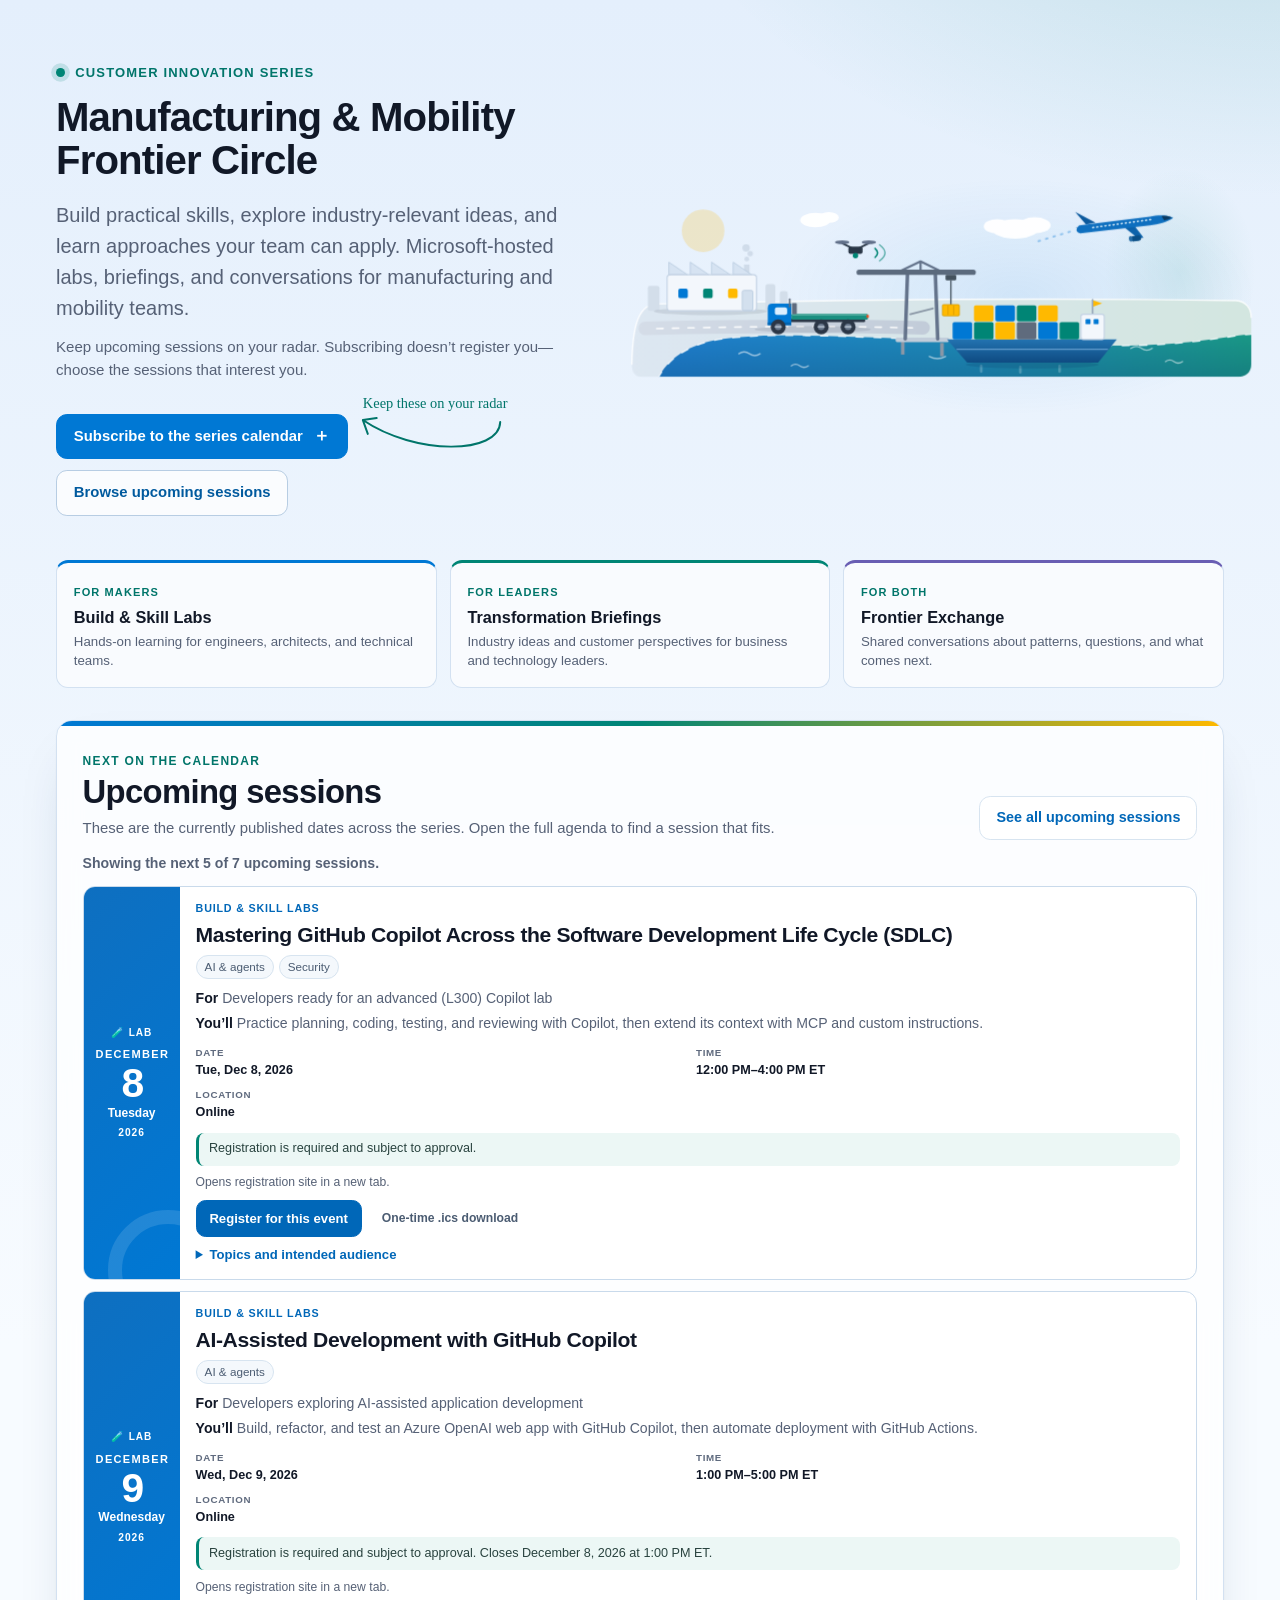
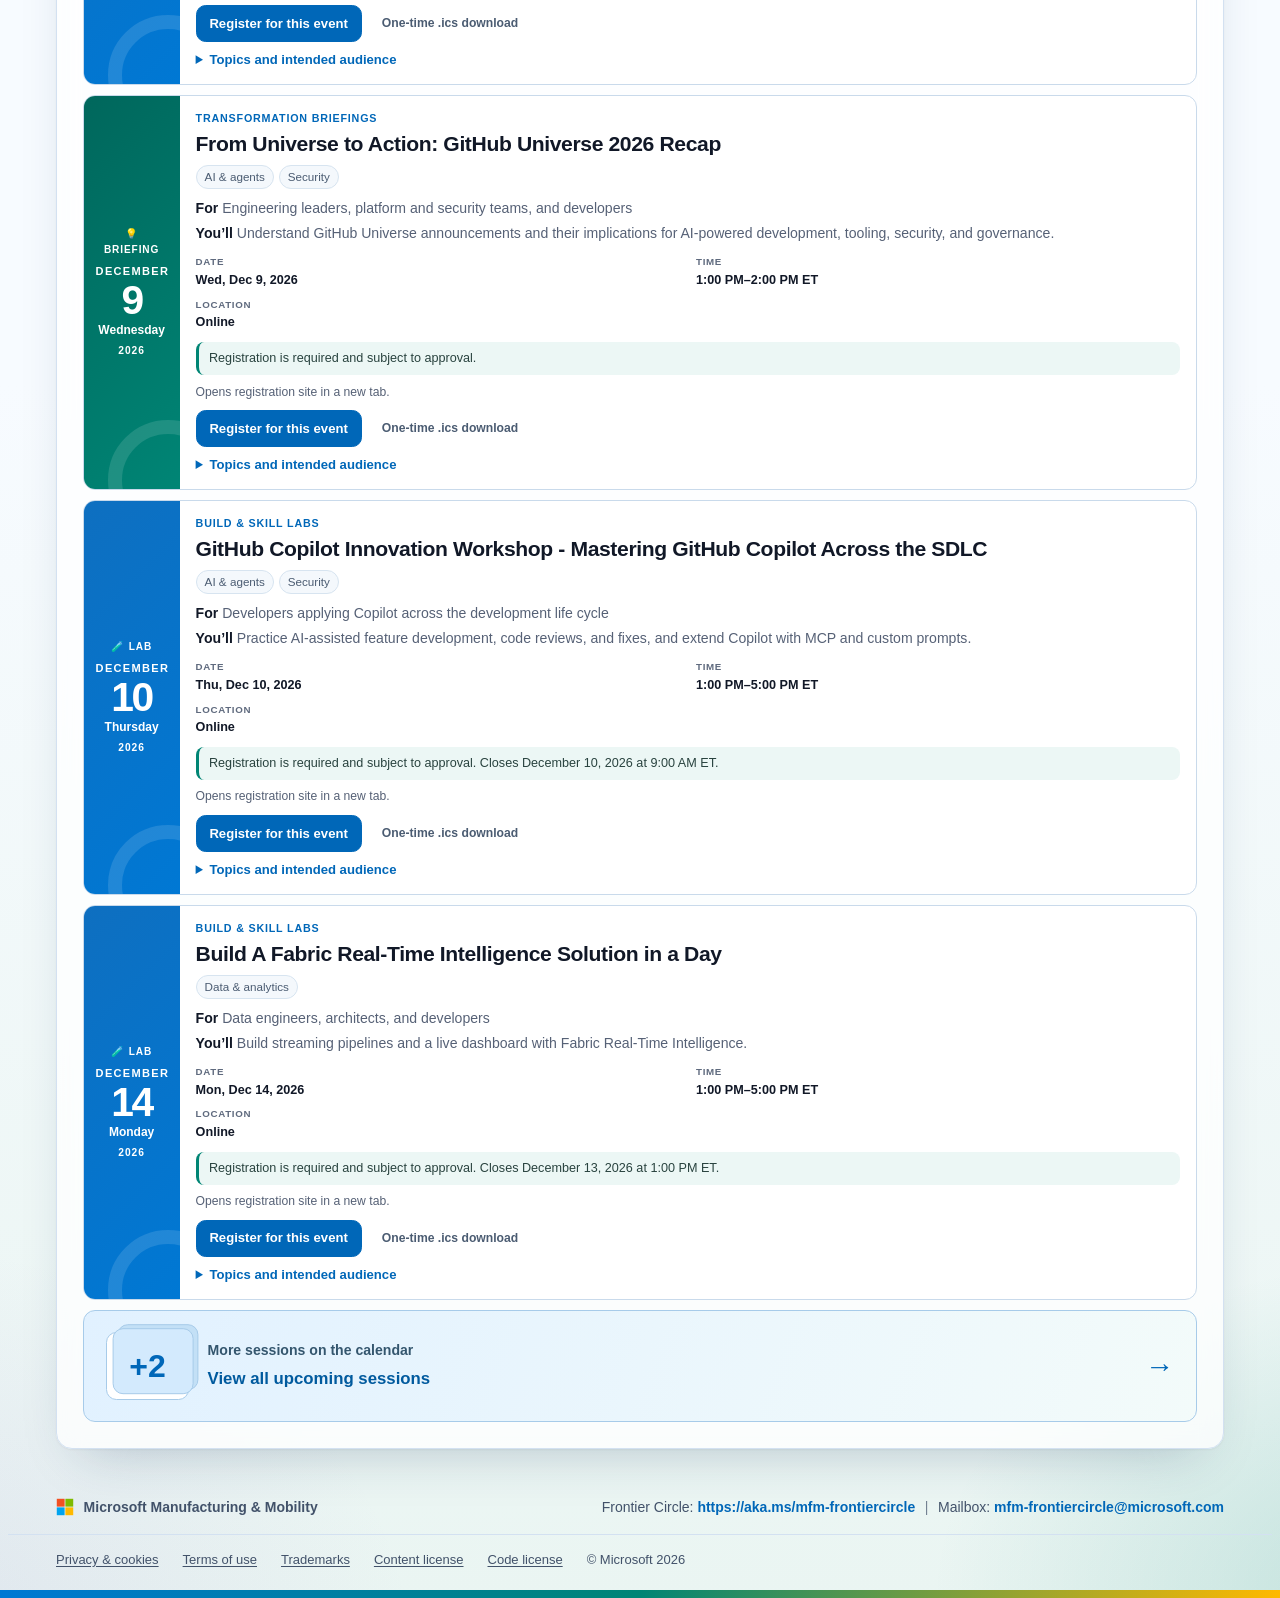
<file: index.html>
<!doctype html>
<!-- Code: MIT (LICENSE-CODE). Page copy and original illustration: CC BY 4.0 (LICENSE). Microsoft trademarks are excluded. -->
<html lang="en" class="no-js">
<head>
  <meta charset="utf-8">
  <meta name="viewport" content="width=device-width, initial-scale=1">
  <title>Manufacturing &amp; Mobility Frontier Circle | Microsoft</title>
  <meta name="description" content="Build practical skills, explore industry-relevant ideas, and learn approaches your team can apply. Microsoft-hosted labs, briefings, and conversations for manufacturing and mobility teams.">
  <meta name="color-scheme" content="light">
  <meta name="theme-color" content="#e6f0fc">
  <link rel="canonical" href="https://microsoft.github.io/mfm-frontiercircle/">
  <meta property="og:type" content="website">
  <meta property="og:site_name" content="Microsoft Manufacturing &amp; Mobility">
  <meta property="og:title" content="Manufacturing &amp; Mobility Frontier Circle">
  <meta property="og:description" content="Build practical skills, explore industry-relevant ideas, and learn approaches your team can apply. Microsoft-hosted labs, briefings, and conversations for manufacturing and mobility teams.">
  <meta property="og:url" content="https://microsoft.github.io/mfm-frontiercircle/">
  <meta name="twitter:card" content="summary">
  <link rel="icon" href="data:image/svg+xml,%3Csvg xmlns='http://www.w3.org/2000/svg' viewBox='0 0 32 32'%3E%3Ccircle cx='16' cy='16' r='15' fill='%23008575' fill-opacity='.18'/%3E%3Ccircle cx='16' cy='16' r='8' fill='%23008575'/%3E%3C/svg%3E">
  <script>
    (() => {
      const root = document.documentElement;
      root.classList.replace('no-js', 'js');
      if (!window.matchMedia('(prefers-reduced-motion: reduce)').matches && 'IntersectionObserver' in window) {
        root.classList.add('motion');
      }
    })();
  </script>
  <script>
    (() => {
      const projectId = 'z4t5ly03h4';
      const localHosts = new Set(['localhost', '127.0.0.1', '::1']);
      const isProduction = window.location.protocol === 'https:' && !localHosts.has(window.location.hostname);
      if (!isProduction) return;

      window.clarity = window.clarity || function () {
        (window.clarity.q = window.clarity.q || []).push(arguments);
      };

      window.clarity('consentv2', {
        ad_Storage: 'denied',
        analytics_Storage: 'denied'
      });

      const script = document.createElement('script');
      script.type = 'text/javascript';
      script.async = true;
      script.src = `https://www.clarity.ms/tag/${projectId}`;
      script.dataset.clarityProject = projectId;
      const firstScript = document.getElementsByTagName('script')[0];
      firstScript.parentNode.insertBefore(script, firstScript);
    })();
  </script>
  <style>
    :root {
      color-scheme: light;

      --brand-blue: #0078d4;
      --brand-teal: #008575;
      --brand-yellow: #ffb900;
      --ms-red: #f25022;
      --ms-green: #7fba00;
      --ms-blue: #00a4ef;
      --ms-yellow: #ffb900;

      --grad-sky: #e4effc;
      --grad-mist: #f7fbff;
      --grad-shore: #eaf5f2;
      --grad-glow-blue: rgba(0, 120, 212, 0.18);
      --grad-glow-teal: rgba(0, 133, 117, 0.18);
      --grad-glow-violet: rgba(120, 89, 198, 0.11);

      --art-surface: rgba(255, 255, 255, 0.9);
      --art-surface-strong: #ffffff;
      --art-border: #d3e1f1;
      --art-text: #111827;
      --art-text-strong: #12345a;
      --art-text-muted: #566176;
      --art-text-soft: #5f6a7e;
      --art-text-code: #39475b;
      --art-accent: #0078d4;
      --art-accent-text: #0067b8;
      --art-positive: #007e72;
      --art-focus: #0f6cbd;
      --art-shadow: 0 1px 2px rgba(23, 32, 51, 0.05), 0 24px 52px -26px rgba(23, 52, 90, 0.28);
      --art-shadow-hover: 0 2px 4px rgba(23, 32, 51, 0.05), 0 18px 34px -16px rgba(0, 92, 170, 0.32);
      --art-glow-blue: rgba(0, 120, 212, 0.10);
      --art-glow-teal: rgba(0, 133, 117, 0.10);

      --eyebrow: #00756a;
      --eyebrow-halo: rgba(0, 133, 117, 0.16);
      --step-bg: linear-gradient(90deg, #f8fbff, #eef5ff);
      --step-border: #c6dbf4;
      --step-pref-bg: linear-gradient(90deg, #ebf4ff, #e1eeff);
      --step-pref-border: #aaccec;
      --tile-bg: #e1f0ff;
      --tile-fg: #0067b8;
      --tile-pref-bg: #0078d4;
      --tile-pref-fg: #ffffff;
      --badge-bg: #007e72;
      --badge-fg: #ffffff;
      --code-bg: #f4f7fb;
      --code-border: #d6e1ee;
      --copy-bg: #ffffff;
      --copy-hover-bg: #eef5ff;
      --toggle-bg: rgba(255, 255, 255, 0.92);
      --toggle-border: #b4c6db;
      --toggle-fg: #12345a;
      --callout-bg: #ecf7f5;
      --callout-border: #008574;
      --callout-text: #29433f;
      --lane-bg: #fafdff;
      --lane-border: #dae7f4;
      --lane-title: #172033;
      --lane-fg: #ffffff;
      --lane-build: linear-gradient(135deg, #0e6fc0, #0078d4);
      --lane-transform: linear-gradient(135deg, #00675c, #008575);
      --lane-exchange: linear-gradient(135deg, #5458a5, #7859c6);
      --event-board-bg: rgba(255, 255, 255, 0.76);
      --event-board-rule: #c9daeb;
      --event-meta-bg: #f4f8fc;
      --event-meta-border: #d7e4f0;
      --event-button-bg: #0067b8;
      --event-button-hover: #005a9e;
      --event-secondary-bg: #ffffff;
      --event-secondary-hover: #edf5fc;
      --event-lab: var(--lane-build);
      --event-briefing: var(--lane-transform);
      --event-exchange: var(--lane-exchange);
      --footer-text: #42526a;
      --bar: linear-gradient(90deg, #0078d4, #008575 50%, #ffb900);

      --il-sun: #ffb900;
      --il-sun-o: 0.2;
      --il-cloud: #ffffff;
      --il-cloud-o: 0.95;
      --il-bldg: #d3deea;
      --il-land-1: #dde7f2;
      --il-land-2: #d3e6e0;
      --il-land-rim: #ffffff;
      --il-road-1: #d5dde8;
      --il-road-2: #c2ccd9;
      --il-dash: #ffffff;
      --il-shadow: #172033;
      --il-shadow-o: 0.1;
      --il-body: #f3f7fc;
      --il-body-edge: #c3d2e4;
      --il-roof: #d6e3f2;
      --il-roof-edge: #b9cbe0;
      --il-chimney: #cfdbe9;
      --il-smoke: #d0dcea;
      --il-door: #d3e0ee;
      --il-blue: #0078d4;
      --il-cab-shade: #0063b1;
      --il-teal: #008575;
      --il-teal-soft: #1a8f80;
      --il-deck-hi: #63b8aa;
      --il-tail: #f25022;
      --il-yellow: #ffb900;
      --il-yellow-edge: #d49900;
      --il-slate: #5f6b7d;
      --il-glass: #dbeeff;
      --il-wheel: #2b3646;
      --il-hub: #6b7a8f;
      --il-spoke: #c9d3df;
      --il-steel: #64738b;
      --il-steel-light: #8a97a6;
      --il-steel-dark: #5b6a7d;
      --il-trolley: #44525e;
      --il-pier: #c2cdda;
      --il-sea-1: #1f7fd0;
      --il-sea-2: #1e8cb5;
      --il-sea-3: #1a9a86;
      --il-sea-shade: #0b3f6e;
      --il-wave: #ffffff;
      --il-wake: #0b3f6e;
      --il-wake-o: 0.22;
      --il-hull-1: #2373b1;
      --il-hull-2: #0f4b82;
      --il-hull-stripe: #6aa3d4;
      --il-mast: #93a3b8;
      --il-drone: #293646;
      --il-rotor: #61708a;
      --il-signal: #008574;
      --il-plane: #0e6fbf;
      --il-plane-dark: #0c599d;
      --il-plane-wing: #0d62aa;
      --il-engine: #094e86;
      --il-intake: #296ea7;
      --il-cockpit: #0c3b62;
      --il-window: #d9edfa;
      --il-trail: #0078d4;
      --il-trail-o: 0.4;
    }

    *, *::before, *::after { box-sizing: border-box; }

    html {
      -webkit-text-size-adjust: 100%;
      text-size-adjust: 100%;
    }

    body {
      margin: 0;
      min-height: 100vh;
      display: flex;
      flex-direction: column;
      font-family: "Segoe UI", "Segoe UI Web (West European)", -apple-system, BlinkMacSystemFont, Roboto, "Helvetica Neue", Arial, sans-serif;
      font-size: 1rem;
      line-height: 1.55;
      color: var(--art-text);
      background-color: var(--grad-mist);
      background-image:
        radial-gradient(62rem 38rem at 100% -6%, var(--grad-glow-teal), transparent 64%),
        radial-gradient(56rem 34rem at 58% -12%, var(--grad-glow-blue), transparent 66%),
        radial-gradient(52rem 40rem at -10% 102%, var(--grad-glow-violet), transparent 66%),
        radial-gradient(48rem 34rem at 110% 100%, var(--grad-glow-teal), transparent 62%),
        linear-gradient(180deg, var(--grad-sky) 0%, var(--grad-mist) 42%, var(--grad-mist) 62%, var(--grad-shore) 100%);
      -webkit-font-smoothing: antialiased;
      -moz-osx-font-smoothing: grayscale;
    }

    main { flex: 1 0 auto; }

    a { color: var(--art-accent-text); text-underline-offset: 0.18em; }

    :focus-visible {
      outline: 3px solid var(--art-focus);
      outline-offset: 3px;
    }

    .sr-only {
      position: absolute !important;
      width: 1px;
      height: 1px;
      padding: 0;
      margin: -1px;
      overflow: hidden;
      clip: rect(0 0 0 0);
      clip-path: inset(50%);
      white-space: nowrap;
      border: 0;
    }

    .nowrap { white-space: nowrap; }

    .wrap {
      width: 100%;
      max-width: 79rem;
      margin-inline: auto;
      padding-inline: clamp(1.25rem, 4vw, 3rem);
    }

    /* Hero */
    .hero {
      display: grid;
      gap: clamp(1.5rem, 3vw, 2.5rem);
      align-items: center;
      padding-block: clamp(2rem, 5vw, 3.75rem) clamp(1.75rem, 3.5vw, 2.75rem);
    }

    .hero__text { container-type: inline-size; }

    .eyebrow {
      display: inline-flex;
      align-items: center;
      gap: 0.65rem;
      margin: 0 0 0.9rem;
      font-size: 0.8125rem;
      font-weight: 900;
      letter-spacing: 0.09em;
      text-transform: uppercase;
      color: var(--eyebrow);
    }

    .eyebrow__dot {
      width: 0.55rem;
      height: 0.55rem;
      flex: none;
      border-radius: 50%;
      background: var(--brand-teal);
      box-shadow: 0 0 0 0.3rem var(--eyebrow-halo);
    }

    .hero h1 {
      margin: 0;
      font-size: clamp(2rem, 1.2rem + 3.4vw, 3.4rem);
      font-weight: 700;
      line-height: 1.06;
      letter-spacing: -0.022em;
      color: var(--art-text);
    }

    @supports (font-size: 1cqi) {
      .hero h1 { font-size: clamp(2rem, 7.5cqi, 3.4rem); }
    }

    .hero h1 .line { display: block; }

    .lede {
      margin: 1.1rem 0 0;
      max-width: 40rem;
      font-size: clamp(1.0625rem, 1rem + 0.35vw, 1.25rem);
      line-height: 1.55;
      color: var(--art-text-muted);
      text-wrap: pretty;
    }

    .hero__art {
      position: relative;
      isolation: isolate;
      margin: 0;
    }

    .hero__art::before {
      content: "";
      position: absolute;
      inset: -14% 0 -18% 0;
      z-index: -1;
      pointer-events: none;
      background:
        radial-gradient(closest-side at 62% 52%, var(--art-glow-blue), transparent),
        radial-gradient(closest-side at 88% 42%, var(--art-glow-teal), transparent);
    }

    .art-toggle {
      position: absolute;
      top: 0.25rem;
      right: 0.25rem;
      display: grid;
      place-items: center;
      width: 2rem;
      height: 2rem;
      padding: 0;
      border: 1px solid var(--toggle-border);
      border-radius: 50%;
      background: var(--toggle-bg);
      color: var(--toggle-fg);
      cursor: pointer;
      opacity: 0;
      pointer-events: none;
      transition: opacity 0.2s ease;
    }

    .hero__art:hover .art-toggle,
    .hero__art.is-paused .art-toggle,
    .art-toggle:focus-visible {
      opacity: 1;
      pointer-events: auto;
    }

    .art-toggle[hidden] { display: none; }
    .art-toggle svg { width: 0.85rem; height: 0.85rem; }
    .art-toggle .icon-play { display: none; }
    .hero__art.is-paused .art-toggle .icon-pause { display: none; }
    .hero__art.is-paused .art-toggle .icon-play { display: block; }

    /* Harbor illustration */
    .harbor { display: block; width: 100%; height: auto; overflow: visible; }
    .il-sun { fill: var(--il-sun); opacity: var(--il-sun-o); }
    .il-cloud { fill: var(--il-cloud); opacity: var(--il-cloud-o); }
    .il-bldg { fill: var(--il-bldg); }
    .il-rim { fill: none; stroke: var(--il-land-rim); stroke-width: 1; stroke-linecap: round; opacity: 0.85; }
    .il-road { fill: none; stroke-width: 9.6; stroke-linecap: round; }
    .il-shadow { fill: var(--il-shadow); opacity: var(--il-shadow-o); }
    .il-wake { fill: var(--il-wake); opacity: var(--il-wake-o); }
    .il-body { fill: var(--il-body); stroke: var(--il-body-edge); stroke-width: 0.8; }
    .il-chassis { fill: var(--il-wheel); }
    .il-deck { fill: var(--il-teal-soft); }
    .il-deck-hi { fill: none; stroke: var(--il-deck-hi); stroke-width: 0.7; stroke-linecap: round; }
    .il-headboard { fill: var(--il-slate); }
    .il-tail { fill: var(--il-tail); }
    .il-roof { fill: var(--il-roof); stroke: var(--il-roof-edge); stroke-width: 0.6; stroke-linejoin: round; }
    .il-chimney { fill: var(--il-chimney); }
    .il-smoke { fill: var(--il-smoke); }
    .il-door { fill: var(--il-door); stroke: var(--il-roof-edge); stroke-width: 0.6; }
    .il-blue { fill: var(--il-blue); }
    .il-cab-shade { fill: var(--il-cab-shade); }
    .il-teal { fill: var(--il-teal); }
    .il-teal-soft { fill: var(--il-teal-soft); }
    .il-yellow { fill: var(--il-yellow); }
    .il-slate { fill: var(--il-slate); }
    .il-glass { fill: var(--il-glass); }
    .il-wheel { fill: var(--il-wheel); }
    .il-hub { fill: var(--il-hub); }
    .il-spoke { fill: none; stroke: var(--il-spoke); stroke-width: 0.9; stroke-linecap: round; }
    .il-dash { fill: none; stroke: var(--il-dash); stroke-width: 1.1; stroke-linecap: round; stroke-dasharray: 4.5 6.5; opacity: 0.9; }
    .il-shore { fill: none; stroke: var(--il-dash); stroke-width: 0.9; stroke-linecap: round; stroke-dasharray: 5 7.5; opacity: 0.85; }
    .il-wave { fill: none; stroke: var(--il-wave); stroke-width: 0.95; stroke-linecap: round; opacity: 0.55; }
    .il-reflect { fill: none; stroke: var(--il-wave); stroke-width: 1.9; stroke-linecap: round; opacity: 0.22; }
    .il-pier { fill: var(--il-pier); }
    .il-pier-leg { fill: var(--il-steel-light); }
    .il-crane-leg { fill: none; stroke: var(--il-steel); stroke-width: 2.5; stroke-linecap: round; }
    .il-crane-brace { fill: none; stroke: var(--il-steel-light); stroke-width: 1.25; stroke-linecap: round; }
    .il-crane-frame { fill: none; stroke: var(--il-steel); stroke-width: 1.55; stroke-linecap: round; stroke-linejoin: round; }
    .il-crane-beam { fill: var(--il-steel-dark); }
    .il-trolley { fill: var(--il-trolley); }
    .il-cable { fill: none; stroke: var(--il-trolley); stroke-width: 0.95; }
    .il-load { fill: var(--il-yellow); stroke: var(--il-yellow-edge); stroke-width: 0.5; }
    .il-load-rib { fill: none; stroke: var(--il-yellow-edge); stroke-width: 0.6; stroke-linecap: round; opacity: 0.85; }
    .il-cargo { opacity: 0; }
    .il-stripe { fill: none; stroke: var(--il-hull-stripe); stroke-width: 0.9; opacity: 0.9; }
    .il-mast { fill: none; stroke: var(--il-mast); stroke-width: 1.1; stroke-linecap: round; }
    .il-drone-body { fill: var(--il-drone); }
    .il-drone-arm { fill: none; stroke: var(--il-drone); stroke-width: 1.26; stroke-linecap: round; }
    .il-rotor { fill: var(--il-rotor); }
    .il-sensor { fill: var(--il-signal); }
    .il-signal { fill: none; stroke: var(--il-signal); stroke-linecap: round; }
    .il-signal--1 { stroke-width: 1.13; }
    .il-signal--2 { stroke-width: 1; opacity: 0.6; }
    .il-plane-body { fill: var(--il-plane); }
    .il-plane-fin { fill: var(--il-plane-dark); }
    .il-plane-wing { fill: var(--il-plane-wing); }
    .il-engine { fill: var(--il-engine); }
    .il-intake { fill: var(--il-intake); }
    .il-cockpit { fill: var(--il-cockpit); }
    .il-windows { fill: none; stroke: var(--il-window); stroke-width: 1.05; stroke-linecap: round; stroke-dasharray: 0.75 2.15; }
    .il-trail { fill: none; stroke: var(--il-trail); stroke-width: 1.25; stroke-linecap: round; stroke-dasharray: 1.25 4.25; opacity: var(--il-trail-o); }

    /* Upcoming events: a live departure board for the public schedule */
    .events {
      padding-bottom: clamp(1.75rem, 3.5vw, 2.75rem);
    }

    .events__shell {
      position: relative;
      overflow: hidden;
      padding: clamp(1.3rem, 1rem + 1.6vw, 2.25rem);
      background: var(--event-board-bg);
      border: 1px solid var(--art-border);
      border-radius: 1.25rem;
      box-shadow: var(--art-shadow);
      backdrop-filter: blur(12px);
    }

    .events__shell::before {
      content: "";
      position: absolute;
      inset: 0 0 auto;
      height: 0.32rem;
      background: var(--bar);
    }

    .events__head {
      display: grid;
      gap: 1rem;
      align-items: end;
      padding-top: 0.35rem;
    }

    .events__eyebrow {
      margin: 0 0 0.4rem;
      color: var(--eyebrow);
      font-size: 0.75rem;
      font-weight: 900;
      letter-spacing: 0.11em;
      text-transform: uppercase;
    }

    .events h2 {
      margin: 0;
      color: var(--art-text);
      font-size: clamp(1.55rem, 1.25rem + 1vw, 2.15rem);
      line-height: 1.12;
      letter-spacing: -0.02em;
    }

    .events__intro {
      max-width: 48rem;
      margin: 0.55rem 0 0;
      color: var(--art-text-muted);
      font-size: 1rem;
    }

    .events__feed {
      display: inline-flex;
      align-items: center;
      justify-content: center;
      min-height: 2.75rem;
      padding: 0.65rem 1rem;
      border: 1px solid var(--event-meta-border);
      border-radius: 0.7rem;
      background: var(--event-secondary-bg);
      color: var(--art-accent-text);
      font-size: 0.9rem;
      font-weight: 800;
      line-height: 1.2;
      text-align: center;
      text-decoration: none;
      transition: transform 0.18s ease, background-color 0.18s ease, box-shadow 0.18s ease;
    }

    .events__feed:hover {
      background: var(--event-secondary-hover);
      box-shadow: var(--art-shadow-hover);
      transform: translateY(-1px);
    }

    .events__status {
      margin: 1.25rem 0 0;
      color: var(--art-text-muted);
      font-weight: 700;
    }

    .event-board {
      display: grid;
      gap: 1rem;
      margin-top: 1.25rem;
    }

    .event-card {
      --event-grad: var(--event-lab);
      display: grid;
      grid-template-columns: minmax(8.5rem, 0.22fr) minmax(0, 1fr);
      overflow: hidden;
      background: var(--art-surface-strong);
      border: 1px solid var(--event-board-rule);
      border-radius: 1rem;
      box-shadow: 0 10px 32px -24px rgba(18, 52, 90, 0.55);
    }

    .event-card--lab { --event-grad: var(--event-lab); }
    .event-card--briefing { --event-grad: var(--event-briefing); }
    .event-card--exchange { --event-grad: var(--event-exchange); }

    .event-date {
      position: relative;
      display: flex;
      min-height: 100%;
      flex-direction: column;
      justify-content: space-between;
      padding: 1.35rem 1.2rem;
      overflow: hidden;
      background: var(--event-grad);
      color: #ffffff;
    }

    .event-date::after {
      content: "";
      position: absolute;
      right: -2.5rem;
      bottom: -2.75rem;
      width: 7.5rem;
      height: 7.5rem;
      border: 0.9rem solid rgba(255, 255, 255, 0.12);
      border-radius: 50%;
    }

    .event-date__lane,
    .event-date__year {
      position: relative;
      z-index: 1;
      font-size: 0.7rem;
      font-weight: 900;
      letter-spacing: 0.09em;
      text-transform: uppercase;
    }

    .event-date__month {
      position: relative;
      z-index: 1;
      display: block;
      margin-top: 1.5rem;
      font-size: 0.8rem;
      font-weight: 900;
      letter-spacing: 0.12em;
      text-transform: uppercase;
    }

    .event-date__day {
      position: relative;
      z-index: 1;
      display: block;
      margin: -0.15rem 0 -0.3rem;
      font-size: clamp(3.6rem, 7vw, 5.3rem);
      font-weight: 700;
      line-height: 1;
      letter-spacing: -0.08em;
    }

    .event-date__weekday {
      position: relative;
      z-index: 1;
      display: block;
      font-size: 0.95rem;
      font-weight: 700;
    }

    .event-body {
      min-width: 0;
      padding: clamp(1.25rem, 1rem + 1vw, 1.85rem);
    }

    .event-kicker {
      display: flex;
      flex-wrap: wrap;
      align-items: center;
      gap: 0.45rem 0.75rem;
      margin: 0;
      color: var(--art-accent-text);
      font-size: 0.76rem;
      font-weight: 900;
      letter-spacing: 0.075em;
      text-transform: uppercase;
    }

    .event-status {
      padding: 0.2rem 0.48rem;
      border: 1px solid var(--event-meta-border);
      border-radius: 999px;
      background: var(--event-meta-bg);
      color: var(--art-positive);
      font-size: 0.65rem;
    }

    .event-title {
      margin: 0.55rem 0 0;
      color: var(--art-text);
      font-size: clamp(1.35rem, 1.15rem + 0.65vw, 1.8rem);
      line-height: 1.18;
      letter-spacing: -0.018em;
    }

    .event-description {
      max-width: 53rem;
      margin: 0.75rem 0 0;
      color: var(--art-text-muted);
      line-height: 1.65;
    }

    .event-facts {
      display: grid;
      grid-template-columns: repeat(3, minmax(0, 1fr));
      margin: 1rem 0 0;
      border-block: 1px solid var(--event-meta-border);
    }

    .event-fact {
      min-width: 0;
      padding: 0.8rem 0.9rem 0.8rem 0;
    }

    .event-fact + .event-fact {
      padding-left: 0.9rem;
      border-left: 1px solid var(--event-meta-border);
    }

    .event-fact__label {
      display: block;
      color: var(--art-text-soft);
      font-size: 0.68rem;
      font-weight: 900;
      letter-spacing: 0.07em;
      text-transform: uppercase;
    }

    .event-fact__value {
      display: block;
      margin-top: 0.25rem;
      color: var(--art-text);
      font-size: 0.92rem;
      font-weight: 700;
      overflow-wrap: anywhere;
    }

    .event-registration-note {
      margin: 1rem 0 0;
      padding: 0.75rem 0.9rem;
      background: var(--callout-bg);
      border-left: 3px solid var(--callout-border);
      border-radius: 0.5rem;
      color: var(--callout-text);
      font-size: 0.88rem;
    }

    .event-actions {
      display: flex;
      flex-wrap: wrap;
      gap: 0.65rem;
      margin-top: 1rem;
    }

    .event-action {
      display: inline-flex;
      min-height: 2.65rem;
      align-items: center;
      justify-content: center;
      padding: 0.6rem 1rem;
      border: 1px solid var(--event-button-bg);
      border-radius: 0.65rem;
      background: var(--event-button-bg);
      color: #ffffff;
      font-size: 0.9rem;
      font-weight: 800;
      line-height: 1.2;
      text-decoration: none;
      transition: transform 0.18s ease, background-color 0.18s ease, box-shadow 0.18s ease;
    }

    .event-action:hover {
      background: var(--event-button-hover);
      box-shadow: var(--art-shadow-hover);
      transform: translateY(-1px);
    }

    .event-action--secondary {
      border-color: var(--event-meta-border);
      background: var(--event-secondary-bg);
      color: var(--art-accent-text);
    }

    .event-action--secondary:hover {
      background: var(--event-secondary-hover);
    }

    .event-details {
      margin-top: 1rem;
      color: var(--art-text-muted);
    }

    .event-details summary {
      width: fit-content;
      border-radius: 0.25rem;
      color: var(--art-accent-text);
      font-size: 0.9rem;
      font-weight: 800;
      cursor: pointer;
    }

    .event-details__content {
      display: grid;
      gap: 1rem;
      margin-top: 0.75rem;
      padding: 1rem;
      background: var(--event-meta-bg);
      border: 1px solid var(--event-meta-border);
      border-radius: 0.7rem;
    }

    .event-details h4 {
      margin: 0;
      color: var(--art-text);
      font-size: 0.92rem;
    }

    .event-details p,
    .event-details ul {
      margin: 0.35rem 0 0;
      font-size: 0.9rem;
      line-height: 1.55;
    }

    .event-details ul {
      padding-left: 1.2rem;
    }

    .events__empty,
    .events__error {
      margin: 1.25rem 0 0;
      padding: 1rem;
      border: 1px solid var(--event-meta-border);
      border-radius: 0.7rem;
      background: var(--event-meta-bg);
      color: var(--art-text-muted);
    }

    /* Panels */
    .panels {
      display: grid;
      gap: clamp(1rem, 2vw, 1.5rem);
      padding-bottom: clamp(1.75rem, 3.5vw, 2.75rem);
    }

    .panel {
      display: flex;
      flex-direction: column;
      min-width: 0;
      padding: clamp(1.25rem, 0.95rem + 1.4vw, 2rem);
      background: var(--art-surface);
      border: 1px solid var(--art-border);
      border-radius: 1.25rem;
      box-shadow: var(--art-shadow);
    }

    .panel h2 {
      margin: 0;
      font-size: clamp(1.375rem, 1.2rem + 0.5vw, 1.625rem);
      font-weight: 700;
      line-height: 1.2;
      letter-spacing: -0.01em;
      color: var(--art-text);
    }

    .panel__intro {
      margin: 0.5rem 0 0;
      color: var(--art-text-muted);
    }

    .panel__foot {
      margin-top: auto;
      padding-top: 1.5rem;
    }

    /* Calendar steps */
    .steps {
      list-style: none;
      margin: 1.4rem 0 0;
      padding: 0;
      display: grid;
      gap: 0.85rem;
    }

    .step {
      position: relative;
      display: grid;
      grid-template-columns: auto minmax(0, 1fr);
      gap: 0.95rem;
      align-items: start;
      padding: 1.05rem 1.1rem;
      background: var(--step-bg);
      border: 1px solid var(--step-border);
      border-radius: 0.9rem;
      transition: transform 0.2s ease, box-shadow 0.2s ease, border-color 0.2s ease;
    }

    .step--preferred {
      background: var(--step-pref-bg);
      border-color: var(--step-pref-border);
    }

    .step__num {
      display: grid;
      place-items: center;
      width: 2.3rem;
      height: 2.3rem;
      border-radius: 0.6rem;
      background: var(--tile-bg);
      color: var(--tile-fg);
      font-size: 1.15rem;
      font-weight: 900;
      line-height: 1;
    }

    .step--preferred .step__num {
      background: var(--tile-pref-bg);
      color: var(--tile-pref-fg);
    }

    .step__title {
      margin: 0.1rem 0 0;
      font-size: 1.125rem;
      font-weight: 900;
      line-height: 1.3;
      color: var(--art-text-strong);
    }

    .step__link {
      color: inherit;
      text-decoration: none;
    }

    .step__link::after {
      content: "";
      position: absolute;
      inset: 0;
      border-radius: inherit;
    }

    .step__link:focus-visible { outline: none; }

    .step__link:focus-visible::after {
      outline: 3px solid var(--art-focus);
      outline-offset: 3px;
    }

    .step__ext {
      display: inline-block;
      width: 0.8em;
      height: 0.8em;
      margin-left: 0.35em;
      vertical-align: -0.02em;
      color: var(--art-accent-text);
      transition: transform 0.2s ease;
    }

    .step__desc {
      margin: 0.3rem 0 0;
      font-size: 0.95rem;
      font-weight: 700;
      color: var(--art-text-muted);
    }

    .step__url {
      margin: 0.35rem 0 0;
      font-size: 0.8125rem;
      font-weight: 700;
      color: var(--art-text-code);
      overflow-wrap: anywhere;
    }

    .badge {
      display: inline-block;
      margin-left: 0.35rem;
      padding: 0.2rem 0.6rem;
      border-radius: 999px;
      background: var(--badge-bg);
      color: var(--badge-fg);
      font-size: 0.6875rem;
      font-weight: 900;
      letter-spacing: 0.08em;
      line-height: 1.3;
      text-transform: uppercase;
      vertical-align: 0.15em;
      white-space: nowrap;
    }

    @media (hover: hover) {
      .step:hover {
        transform: translateY(-2px);
        border-color: var(--art-accent);
        box-shadow: var(--art-shadow-hover);
      }
      .step:hover .step__ext { transform: translate(2px, -2px); }
    }

    /* ICS address */
    .ics { margin-top: 1.4rem; }

    .ics__label {
      margin: 0;
      font-size: 0.9375rem;
      color: var(--art-text-soft);
    }

    .ics__field {
      display: flex;
      align-items: stretch;
      margin-top: 0.55rem;
      background: var(--code-bg);
      border: 1px solid var(--code-border);
      border-radius: 0.7rem;
      overflow: hidden;
    }

    .ics__url {
      flex: 1;
      min-width: 0;
      padding: 0.65rem 0.85rem;
      font-family: Consolas, "Cascadia Mono", ui-monospace, SFMono-Regular, Menlo, monospace;
      font-size: 0.9rem;
      font-weight: 700;
      color: var(--art-text-code);
      overflow-wrap: anywhere;
      -webkit-user-select: all;
      user-select: all;
    }

    .ics__copy {
      display: inline-flex;
      align-items: center;
      gap: 0.4rem;
      flex: none;
      padding: 0 1rem;
      border: 0;
      border-left: 1px solid var(--code-border);
      background: var(--copy-bg);
      color: var(--art-accent-text);
      font: inherit;
      font-size: 0.9rem;
      font-weight: 700;
      cursor: pointer;
      transition: background-color 0.15s ease, color 0.15s ease;
    }

    .ics__copy:hover { background: var(--copy-hover-bg); }
    .ics__copy:focus-visible { outline-offset: -3px; }
    .ics__copy svg { width: 1rem; height: 1rem; flex: none; }
    .ics__copy .icon-check { display: none; }
    .ics__copy[data-state="copied"] { color: var(--art-positive); }
    .ics__copy[data-state="copied"] .icon-copy { display: none; }
    .ics__copy[data-state="copied"] .icon-check { display: block; }
    .no-js .ics__copy { display: none; }

    .howto {
      margin-top: 0.7rem;
      font-size: 0.9rem;
      color: var(--art-text-muted);
    }

    .howto summary {
      display: inline-flex;
      align-items: center;
      gap: 0.45rem;
      cursor: pointer;
      color: var(--art-accent-text);
      font-weight: 700;
      list-style: none;
      border-radius: 0.3rem;
    }

    .howto summary::-webkit-details-marker { display: none; }

    .howto summary::before {
      content: "";
      width: 0.45rem;
      height: 0.45rem;
      margin-inline: 0.1rem 0.05rem;
      border-right: 2px solid currentColor;
      border-bottom: 2px solid currentColor;
      transform: rotate(-45deg);
      transition: transform 0.2s ease;
    }

    .howto[open] summary::before { transform: rotate(45deg); }

    .howto ul {
      margin: 0.6rem 0 0;
      padding-left: 1.2rem;
      display: grid;
      gap: 0.35rem;
    }

    .howto strong { color: var(--art-text); }

    /* Lanes */
    .lanes {
      list-style: none;
      margin: 1.4rem 0 0;
      padding: 0;
      display: grid;
      gap: 0.85rem;
    }

    .lane {
      display: grid;
      grid-template-columns: 7.25rem minmax(0, 1fr);
      background: var(--lane-bg);
      border: 1px solid var(--lane-border);
      border-radius: 0.9rem;
      overflow: hidden;
    }

    .lane--build { --lane-grad: var(--lane-build); }
    .lane--transform { --lane-grad: var(--lane-transform); }
    .lane--exchange { --lane-grad: var(--lane-exchange); }

    .lane__tag {
      display: flex;
      flex-direction: column;
      justify-content: center;
      gap: 0.15rem;
      margin: 0;
      padding: 1rem 0.95rem;
      background: var(--lane-grad);
      color: var(--lane-fg);
    }

    .lane__audience {
      font-size: 0.6875rem;
      font-weight: 900;
      letter-spacing: 0.08em;
      line-height: 1.2;
      text-transform: uppercase;
    }

    .lane__name {
      font-size: 1rem;
      font-weight: 700;
      line-height: 1.25;
    }

    .lane__body { padding: 1rem 1.2rem 1.05rem; }

    .lane__title {
      margin: 0;
      font-size: 1.0625rem;
      font-weight: 700;
      line-height: 1.3;
      color: var(--lane-title);
    }

    .lane__body p {
      margin: 0.3rem 0 0;
      font-size: 0.9375rem;
      color: var(--art-text-soft);
    }

    /* Callouts */
    .callout {
      margin: 0;
      padding: 0.85rem 1.05rem;
      background: var(--callout-bg);
      border-left: 3px solid var(--callout-border);
      border-radius: 0.6rem;
      color: var(--callout-text);
      font-size: 0.9375rem;
    }

    /* Footer */
    .site-footer {
      color: var(--footer-text);
      font-size: 0.875rem;
    }

    .footer__row {
      display: flex;
      flex-wrap: wrap;
      align-items: center;
      justify-content: space-between;
      gap: 0.75rem 2rem;
      padding-block: 0.25rem 1rem;
    }

    .footer__row p { margin: 0; }

    .brand {
      display: inline-flex;
      align-items: center;
      gap: 0.6rem;
      font-weight: 700;
    }

    .ms-logo { width: 1.125rem; height: 1.125rem; flex: none; }
    .ms-logo .r { fill: var(--ms-red); }
    .ms-logo .g { fill: var(--ms-green); }
    .ms-logo .b { fill: var(--ms-blue); }
    .ms-logo .y { fill: var(--ms-yellow); }

    .footer__contact a {
      font-weight: 700;
      text-decoration: none;
      overflow-wrap: anywhere;
    }

    .footer__contact a:hover { text-decoration: underline; }

    .sep { margin-inline: 0.6rem; opacity: 0.7; }

    .footer__legal {
      border-top: 1px solid var(--art-border);
      padding-block: 0.9rem 1.25rem;
    }

    .footer__legal ul {
      list-style: none;
      margin: 0;
      padding: 0;
      display: flex;
      flex-wrap: wrap;
      gap: 0.35rem 1.5rem;
      font-size: 0.8125rem;
    }

    .footer__legal a { color: inherit; }

    .footer__bar {
      height: 0.5rem;
      background: var(--bar);
    }

    /* Layout breakpoints */
    @media (min-width: 64rem) {
      .hero {
        grid-template-columns: minmax(0, 1fr) minmax(0, 1.12fr);
        column-gap: 2rem;
      }
      .hero__art { margin-right: calc(-1 * clamp(0rem, 4vw - 1rem, 2rem)); }
      .events__head {
        grid-template-columns: minmax(0, 1fr) auto;
      }
    }

    @media (min-width: 72rem) {
      .panels { grid-template-columns: repeat(2, minmax(0, 1fr)); }
    }

    @media (max-width: 33.99rem) {
      .step { gap: 0.8rem; padding: 0.95rem; }
      .ics__url { font-size: 0.8125rem; }
      .lane { grid-template-columns: minmax(0, 1fr); }
      .lane__tag {
        flex-direction: row;
        justify-content: flex-start;
        align-items: baseline;
        gap: 0.55rem;
        padding: 0.55rem 1.2rem;
      }
      .footer__row { justify-content: flex-start; }
      .contact-item { display: block; }
      .footer__contact .sep { display: none; }
    }

    @media (max-width: 47.99rem) {
      .event-card {
        grid-template-columns: minmax(0, 1fr);
      }
      .event-date {
        display: grid;
        grid-template-columns: minmax(0, 1fr) auto;
        align-items: end;
        gap: 1rem;
        min-height: 0;
      }
      .event-date__month { margin-top: 1rem; }
      .event-date__day { font-size: 3.8rem; }
      .event-date__year { text-align: right; }
      .event-facts { grid-template-columns: minmax(0, 1fr); }
      .event-fact,
      .event-fact + .event-fact {
        padding: 0.7rem 0;
        border-left: 0;
      }
      .event-fact + .event-fact {
        border-top: 1px solid var(--event-meta-border);
      }
    }

    /* Motion: one-time intro (under 5 s) */
    @media (prefers-reduced-motion: no-preference) {
      .motion [data-reveal] {
        opacity: 0;
        transform: translateY(18px);
        transition: opacity 0.7s ease, transform 0.8s cubic-bezier(0.2, 0.7, 0.2, 1);
        transition-delay: var(--d, 0ms);
      }

      .motion [data-reveal].is-in {
        opacity: 1;
        transform: none;
      }

      .harbor .il-sun-intro { animation: hb-fade 1.4s ease-out both; }
      .harbor .il-cloud { animation: hb-drift 3.2s cubic-bezier(0.2, 0.7, 0.3, 1) both; }
      .harbor .il-plane { animation: hb-plane 2.4s cubic-bezier(0.17, 0.84, 0.32, 1) 0.3s both; }
      .harbor .il-trail-intro { animation: hb-fade 1s ease-out 1.5s both; }
      .harbor .il-drone { animation: hb-drone 2.6s cubic-bezier(0.33, 0.66, 0.34, 1) 0.45s both; }

      @keyframes hb-fade { from { opacity: 0; } }
      @keyframes hb-drift { from { opacity: 0; transform: translateX(-10px); } }
      @keyframes hb-plane {
        from { opacity: 0; transform: translate(-56px, 17px); }
        35% { opacity: 1; }
        to { transform: none; }
      }
      @keyframes hb-drone {
        0% { opacity: 0; transform: translateY(-12px); }
        40% { opacity: 1; transform: translateY(1.6px); }
        65% { transform: translateY(-1px); }
        85% { transform: translateY(0.4px); }
        100% { transform: none; }
      }

      /* Ambient loops: need JavaScript so the pause control exists; paused while off-screen */
      .motion .harbor .amb-plane {
        transform-box: fill-box;
        transform-origin: center;
        animation: amb-plane 9s ease-in-out infinite;
      }
      .motion .harbor .amb-trail { animation: amb-trail 1.2s linear infinite; }
      .motion .harbor .amb-drone { animation: amb-drone 7s ease-in-out infinite; }
      .motion .harbor .amb-rotor {
        transform-box: fill-box;
        transform-origin: center;
        animation: amb-rotor 0.3s linear infinite alternate;
      }
      .motion .harbor .amb-signal { animation: amb-signal 2.2s ease-in-out infinite; }
      .motion .harbor .amb-signal-2 { animation: amb-signal-2 2.2s ease-in-out 0.3s infinite; }
      .motion .harbor .amb-cloud { animation: amb-cloud 16s ease-in-out infinite alternate; }
      .motion .harbor .amb-cloud--b { animation-duration: 21s; animation-direction: alternate-reverse; }
      .motion .harbor .amb-sun {
        transform-box: fill-box;
        transform-origin: center;
        animation: amb-sun 6s ease-in-out infinite alternate;
      }
      .motion .harbor .amb-smoke {
        transform-box: fill-box;
        transform-origin: center;
        animation: amb-smoke 3.6s ease-out infinite;
      }
      .motion .harbor .amb-smoke:nth-child(2) { animation-delay: -1.2s; }
      .motion .harbor .amb-smoke:nth-child(3) { animation-delay: -2.4s; }
      .motion .harbor .amb-truck { animation: amb-truck 16s ease-in-out infinite; }
      .motion .harbor .amb-wheel {
        transform-box: fill-box;
        transform-origin: center;
        animation: amb-wheel 16s ease-in-out infinite;
      }
      .motion .harbor .amb-cargo {
        transform-box: fill-box;
        transform-origin: 50% 100%;
        animation: amb-cargo 16s ease-in-out infinite;
      }
      .motion .harbor .amb-trolley { animation: amb-trolley 16s ease-in-out infinite; }
      .motion .harbor .amb-hook { animation: amb-hook 16s ease-in-out infinite; }
      .motion .harbor .amb-cable {
        transform-box: fill-box;
        transform-origin: 50% 0;
        animation: amb-cable 16s ease-in-out infinite;
      }
      .motion .harbor .amb-crate { animation: amb-crate 16s linear infinite; }
      .motion .harbor .amb-ship {
        transform-box: fill-box;
        transform-origin: 50% 100%;
        animation: amb-ship 6s ease-in-out infinite;
      }
      .motion .harbor .amb-wave { animation: amb-wave 3.6s ease-in-out infinite alternate; }
      .motion .harbor .amb-wave--b { animation-delay: -1.2s; }
      .motion .harbor .amb-wave--c { animation-delay: -2.4s; }
      .motion .harbor .amb-wave--d { animation-delay: -0.6s; }
      .motion .harbor .amb-wave--e { animation-delay: -1.8s; }
      .motion .harbor .amb-shore { animation: amb-shore 7s linear infinite; }
      .motion .harbor .amb-shimmer { animation: amb-shimmer 2.4s ease-in-out infinite alternate; }

      .motion .hero__art.is-paused .amb,
      .motion .hero__art.is-offscreen .amb { animation-play-state: paused; }

      @keyframes amb-plane {
        0%, 100% { transform: translate(0, 0) rotate(0deg); }
        35% { transform: translate(6px, -1.8px) rotate(-1.2deg); }
        70% { transform: translate(-3px, 1px) rotate(0.6deg); }
      }
      @keyframes amb-trail { to { stroke-dashoffset: 5.5; } }
      @keyframes amb-drone {
        0%, 100% { transform: translate(0, 0); }
        25% { transform: translate(4px, -2.2px); }
        50% { transform: translate(8px, 0.4px); }
        75% { transform: translate(4px, 1.6px); }
      }
      @keyframes amb-rotor { to { transform: scaleX(0.55); } }
      @keyframes amb-signal { 0%, 100% { opacity: 0.15; } 40% { opacity: 1; } }
      @keyframes amb-signal-2 { 0%, 100% { opacity: 0.08; } 50% { opacity: 0.7; } }
      @keyframes amb-cloud { to { transform: translateX(18px); } }
      @keyframes amb-sun { to { transform: scale(1.08); } }
      @keyframes amb-smoke {
        0% { opacity: 0; transform: translate(0, 4px) scale(0.6); }
        25% { opacity: 1; }
        100% { opacity: 0; transform: translate(2.5px, -7px) scale(1.35); }
      }
      /* Loading story (16 s): crane lifts a box from the ship, loads the truck, truck delivers it to the factory */
      @keyframes amb-truck {
        0%, 6.25% { transform: translateX(-28px); }
        31.25%, 50% { transform: translateX(24px); }
        75%, 100% { transform: translateX(-28px); }
      }
      @keyframes amb-wheel {
        0%, 6.25% { transform: rotate(0deg); }
        31.25%, 50% { transform: rotate(-562deg); }
        75%, 100% { transform: rotate(0deg); }
      }
      @keyframes amb-cargo {
        0%, 41.2% { opacity: 0; transform: none; }
        41.3%, 75% { opacity: 1; transform: none; }
        83.75% { opacity: 0; transform: translateY(-3px) scale(0.85); }
        100% { opacity: 0; transform: none; }
      }
      @keyframes amb-trolley {
        0%, 8.75% { transform: translateX(8px); }
        30%, 47.5% { transform: translateX(-61.6px); }
        67.5%, 100% { transform: translateX(8px); }
      }
      @keyframes amb-hook {
        0% { transform: translateY(15.2px); }
        8.75%, 33.75% { transform: translateY(-16.2px); }
        41.25% { transform: translateY(-1.4px); }
        47.5%, 67.5% { transform: translateY(-16.2px); }
        77.5%, 100% { transform: translateY(15.2px); }
      }
      @keyframes amb-cable {
        0% { transform: scaleY(1.889); }
        8.75%, 33.75% { transform: scaleY(0.0526); }
        41.25% { transform: scaleY(0.918); }
        47.5%, 67.5% { transform: scaleY(0.0526); }
        77.5%, 100% { transform: scaleY(1.889); }
      }
      @keyframes amb-crate {
        0%, 41.2% { opacity: 1; }
        41.3%, 81% { opacity: 0; }
        81.1%, 100% { opacity: 1; }
      }
      @keyframes amb-ship {
        0%, 100% { transform: translateY(0) rotate(0deg); }
        30% { transform: translateY(1.2px) rotate(-0.9deg); }
        70% { transform: translateY(-0.4px) rotate(0.6deg); }
      }
      @keyframes amb-wave {
        from { opacity: 0.35; transform: translateX(-3px); }
        to { opacity: 0.8; transform: translateX(4px); }
      }
      @keyframes amb-shore { to { stroke-dashoffset: -25; } }
      @keyframes amb-shimmer { to { opacity: 0.05; } }
    }

    @media (prefers-reduced-motion: reduce) {
      .step, .step__ext, .howto summary::before { transition: none; }
      .step:hover, .step:hover .step__ext { transform: none; }
    }

    @media (forced-colors: active) {
      .lane__tag { border-right: 1px solid CanvasText; }
      .badge, .step__num { border: 1px solid CanvasText; }
      .callout { border-left-color: CanvasText; }
    }

    @media print {
      body { background: var(--art-surface-strong); }
      .panel { box-shadow: none; break-inside: avoid; }
      .ics__copy, .howto, .art-toggle, .footer__bar { display: none; }
      [data-reveal] { opacity: 1 !important; transform: none !important; }
      .step__link::after { display: none; }
    }
  </style>
  <link rel="stylesheet" href="events-ui.css">
</head>
<body>
  <main id="main">
    <section class="hero wrap" aria-labelledby="page-title">
      <div class="hero__text">
        <p class="eyebrow" data-reveal><span class="eyebrow__dot" aria-hidden="true"></span>Customer Innovation Series</p>
        <h1 id="page-title" data-reveal style="--d: 70ms"><span class="line">Manufacturing &amp;&nbsp;Mobility</span> <span class="line">Frontier&nbsp;Circle</span></h1>
        <p class="lede" data-reveal style="--d: 140ms">Build practical skills, explore industry-relevant ideas, and learn approaches your team can apply. Microsoft-hosted labs, briefings, and conversations for manufacturing and mobility teams.</p>
        <p class="hero__helper">Keep upcoming sessions on your radar. Subscribing doesn&rsquo;t register you&mdash;choose the sessions that interest you.</p>
        <div class="hero__actions" data-reveal style="--d: 180ms">
          <div class="hero__subscribe-callout">
          <details class="hero-subscribe" id="subscribe">
            <summary data-clarity-event="series_subscribe_options_open">Subscribe to the series calendar</summary>
            <div class="hero-subscribe__options">
              <a class="hero-subscribe__outlook" href="https://outlook.office.com/calendar/addfromweb/?url=https%3A%2F%2Fmicrosoft.github.io%2Fmfm-frontiercircle%2Fcalendar.ics&amp;name=MfM%20Frontier%20Circle" target="_blank" rel="noopener" data-clarity-event="outlook_subscribe_click">Subscribe in Outlook<span class="sr-only"> (opens in a new tab)</span></a>
              <p>Opens Outlook to add a separate calendar that keeps upcoming sessions and schedule changes up to date&mdash;not a one-time event import.</p>
              <p>Sessions appear as <strong>Free</strong>, so they don&rsquo;t block your time. You still register separately for each session you want to attend.</p>
              <p>For Google or Apple Calendar, copy the series feed address and add it as a calendar subscription.</p>
              <div class="hero-subscribe__feed">
                <code id="hero-ics-url">https://microsoft.github.io/mfm-frontiercircle/calendar.ics</code>
                <button type="button" data-copy-target="hero-ics-url" data-clarity-event="calendar_address_copy_click"><span data-label>Copy feed address</span></button>
              </div>
              <details class="hero-subscribe__howto">
                <summary>Google and Apple setup instructions</summary>
                <ul>
                  <li><strong>Google Calendar:</strong> next to <em>Other calendars</em>, select <strong>+</strong> &rarr; <strong>From URL</strong>, paste the address, then select <strong>Add calendar</strong>.</li>
                  <li><strong>Apple Calendar (Mac):</strong> choose <strong>File &rarr; New Calendar Subscription</strong>, paste the address, then select <strong>Subscribe</strong>.</li>
                </ul>
              </details>
              <p class="sr-only" id="copy-status" role="status" aria-live="polite"></p>
            </div>
          </details>
          <span class="hero__calendar-note" aria-hidden="true">
            Keep these on your radar
            <svg viewBox="0 0 170 58" fill="none" focusable="false">
              <path d="M151 9C150 42 65 43 12 7M26 5L12 7L17 21" />
            </svg>
          </span>
          </div>
          <a class="hero__browse" href="schedule.html" data-clarity-event="event_schedule_click">Browse upcoming sessions</a>
        </div>
      </div>

      <div class="hero__art">
        <svg class="harbor" viewBox="494 22 446 132" aria-hidden="true" focusable="false">
          <defs>
            <clipPath id="hb-base">
              <path d="M506 151C501.5 151 499.5 147.5 499.5 142C500 118 503 101 516 99.6C600 97.6 760 94.6 926 97.2C932.5 97.6 936.5 102.5 936.5 109V142C936.5 147.5 933 151 927 151Z"/>
            </clipPath>
            <linearGradient id="hb-land" gradientUnits="userSpaceOnUse" x1="499" y1="0" x2="937" y2="0">
              <stop offset="0" style="stop-color: var(--il-land-1)"/>
              <stop offset="1" style="stop-color: var(--il-land-2)"/>
            </linearGradient>
            <linearGradient id="hb-road" gradientUnits="userSpaceOnUse" x1="504" y1="0" x2="710" y2="0">
              <stop offset="0" style="stop-color: var(--il-road-1)"/>
              <stop offset="1" style="stop-color: var(--il-road-2)"/>
            </linearGradient>
            <linearGradient id="hb-sea" gradientUnits="userSpaceOnUse" x1="518" y1="0" x2="937" y2="0">
              <stop offset="0" style="stop-color: var(--il-sea-1)"/>
              <stop offset="0.55" style="stop-color: var(--il-sea-2)"/>
              <stop offset="1" style="stop-color: var(--il-sea-3)"/>
            </linearGradient>
            <linearGradient id="hb-depth" gradientUnits="userSpaceOnUse" x1="0" y1="119" x2="0" y2="151">
              <stop offset="0" style="stop-color: var(--il-sea-shade); stop-opacity: 0"/>
              <stop offset="1" style="stop-color: var(--il-sea-shade); stop-opacity: 0.28"/>
            </linearGradient>
            <linearGradient id="hb-hull" gradientUnits="userSpaceOnUse" x1="0" y1="124.6" x2="0" y2="141">
              <stop offset="0" style="stop-color: var(--il-hull-1)"/>
              <stop offset="1" style="stop-color: var(--il-hull-2)"/>
            </linearGradient>
          </defs>

          <g class="il-sun-intro"><circle class="il-sun amb amb-sun" cx="549.8" cy="47.9" r="15.1"/></g>
          <g class="il-cloud">
            <g class="amb amb-cloud">
              <ellipse cx="629" cy="40.4" rx="10.7" ry="5.1"/>
              <ellipse cx="638.5" cy="38.5" rx="7" ry="3.8"/>
            </g>
          </g>
          <g class="il-cloud">
            <g class="amb amb-cloud amb-cloud--b">
              <ellipse cx="769.9" cy="46.6" rx="16.4" ry="6.9"/>
              <ellipse cx="783.7" cy="44.1" rx="11.3" ry="5.7"/>
              <ellipse cx="757.3" cy="44.8" rx="9.5" ry="5.1"/>
            </g>
          </g>

          <g clip-path="url(#hb-base)">
            <rect x="499" y="94" width="438" height="58" fill="url(#hb-land)"/>
            <path class="il-road" stroke="url(#hb-road)" d="M509 116.8C590 114.9 650 115 705 116.4"/>
            <path class="il-dash" d="M517 117C590 115.1 650 115.2 699 116.5"/>
            <path d="M518 152C524 140 538 127.5 564 124.2C586 121.6 604 121.6 622 121.9C680 122.6 760 128.4 840 129C880 129.2 906 125 928 121.8C936 120.7 942 120.5 946 120.5V152Z" fill="url(#hb-sea)"/>
            <path d="M518 152C524 140 538 127.5 564 124.2C586 121.6 604 121.6 622 121.9C680 122.6 760 128.4 840 129C880 129.2 906 125 928 121.8C936 120.7 942 120.5 946 120.5V152Z" fill="url(#hb-depth)"/>
            <path class="il-shore amb amb-shore" d="M518 152C524 140 538 127.5 564 124.2C586 121.6 604 121.6 622 121.9C680 122.6 760 128.4 840 129C880 129.2 906 125 928 121.8C936 120.7 942 120.5 946 120.5"/>
          </g>
          <path class="il-rim" d="M499.5 142C500 118 503 101 516 99.6C600 97.6 760 94.6 926 97.2C932.5 97.6 936.5 102.5 936.5 109"/>

          <g class="il-bldg">
            <rect x="510.8" y="86.8" width="8.2" height="17.7" rx="1.5"/>
            <rect x="593.8" y="85.6" width="6.9" height="18.9" rx="1.5"/>
            <rect x="603.9" y="90.6" width="5.6" height="13.9" rx="1.5"/>
          </g>

          <g class="il-factory">
            <ellipse class="il-shadow" cx="555" cy="104.8" rx="40" ry="2.6"/>
            <g class="il-smoke">
              <circle class="amb amb-smoke" cx="580.6" cy="67.9" r="1.7"/>
              <circle class="amb amb-smoke" cx="583" cy="64.1" r="1.9"/>
              <circle class="amb amb-smoke" cx="580.1" cy="60" r="2.6"/>
            </g>
            <rect class="il-chimney" x="578.6" y="71.8" width="3.9" height="7.6"/>
            <path class="il-roof" d="M525.6 79V70.1L538.8 79ZM540.7 79V70.1L553.9 79ZM555.8 79V70.1L569 79ZM571 79V70.1L584.2 79Z"/>
            <rect class="il-body" x="524.4" y="79" width="63.1" height="25.4" rx="2.2"/>
            <rect class="il-blue" x="532.3" y="88.8" width="6.7" height="6.7" rx="1.3"/>
            <rect class="il-teal" x="549.8" y="88.8" width="6.7" height="6.7" rx="1.3"/>
            <rect class="il-yellow" x="567.4" y="88.8" width="6.7" height="6.7" rx="1.3"/>
            <rect class="il-door" x="577.4" y="90" width="7.5" height="14.2" rx="1.2"/>
          </g>

          <g class="il-truck">
            <g class="amb amb-truck">
              <g transform="matrix(-1 0 0 1 1262.1 0)">
                <ellipse class="il-shadow" cx="635" cy="117.5" rx="41" ry="2.3"/>
                <rect class="il-chassis" x="598" y="110" width="68" height="2.4" rx="0.8"/>
                <rect class="il-deck" x="596" y="106.6" width="54" height="4" rx="0.9"/>
                <path class="il-deck-hi" d="M597 107.3H649"/>
                <rect class="il-tail" x="595.4" y="107.3" width="1.6" height="2" rx="0.4"/>
                <rect class="il-headboard" x="646.2" y="99" width="3.4" height="7.8" rx="0.6"/>
                <path class="il-blue" d="M650.1 99.4H663.6Q666.7 99.4 666.7 102.5V114.5H650.1Z"/>
                <rect class="il-cab-shade" x="650.1" y="112.6" width="16.6" height="1.9"/>
                <rect class="il-glass" x="653" y="102" width="8.7" height="5.3" rx="1.4"/>
                <rect class="il-headboard" x="650.6" y="95.6" width="1.2" height="6.4" rx="0.6"/>
                <g class="amb amb-wheel">
                  <circle class="il-wheel" cx="610" cy="115.7" r="5.3"/>
                  <circle class="il-hub" cx="610" cy="115.7" r="2.3"/>
                  <path class="il-spoke" d="M607.9 115.7h4.2"/>
                </g>
                <g class="amb amb-wheel">
                  <circle class="il-wheel" cx="629" cy="115.7" r="5.3"/>
                  <circle class="il-hub" cx="629" cy="115.7" r="2.3"/>
                  <path class="il-spoke" d="M626.9 115.7h4.2"/>
                </g>
                <g class="amb amb-wheel">
                  <circle class="il-wheel" cx="659.3" cy="115.7" r="5.3"/>
                  <circle class="il-hub" cx="659.3" cy="115.7" r="2.3"/>
                  <path class="il-spoke" d="M657.2 115.7h4.2"/>
                </g>
              </g>
              <g class="il-cargo amb amb-cargo">
                <rect class="il-load" x="633" y="98.6" width="12" height="8" rx="0.8"/>
                <path class="il-load-rib" d="M637 99.6v6M641 99.6v6"/>
              </g>
            </g>
          </g>

          <path class="il-wave amb amb-wave" d="M575 134.7q3.75-2.7 7.5 0t7.5 0"/>
          <path class="il-wave amb amb-wave amb-wave--b" d="M851.6 130.9q3.75-2.7 7.5 0t7.5 0"/>
          <path class="il-wave amb amb-wave amb-wave--c" d="M709.4 136.6q5.7 3.1 11.4 0"/>
          <path class="il-wave amb amb-wave amb-wave--d" d="M612 143.2q3-2.2 6 0t6 0"/>
          <path class="il-wave amb amb-wave amb-wave--e" d="M876 140.2q3-2.2 6 0t6 0"/>
          <path class="il-reflect amb amb-shimmer" d="M746 143.4v3.8M773.6 144.1v3.7M801.3 143.4v3.8"/>

          <g class="il-crane">
            <rect class="il-pier-leg" x="689.4" y="125.8" width="2.5" height="9.5"/>
            <rect class="il-pier-leg" x="717" y="127.1" width="2.6" height="9.4"/>
            <rect class="il-pier" x="685.6" y="123.3" width="37.7" height="3.2" rx="1"/>
            <path class="il-crane-leg" d="M694 77.6 692.4 124.2M713.6 77.6 715.3 124.2"/>
            <path class="il-crane-brace" d="M695.9 106.8 711.9 102.7"/>
            <path class="il-crane-frame" d="M687 77.2 703.2 69.6 719.4 77.4M703.2 69.6V77"/>
            <rect class="il-crane-beam" x="658" y="75.4" width="84.2" height="3.7" rx="1.85"/>
            <g class="amb amb-trolley">
              <path class="il-cable amb amb-cable" d="M724.6 82.9V100"/>
              <rect class="il-trolley" x="720.8" y="79.1" width="7.6" height="3.8" rx="0.8"/>
              <g class="amb amb-hook">
                <g class="amb amb-crate">
                  <rect class="il-load" x="718.6" y="100" width="12" height="8" rx="0.8"/>
                  <path class="il-load-rib" d="M722.6 101v6M726.6 101v6"/>
                </g>
              </g>
            </g>
          </g>

          <g class="il-ship">
            <ellipse class="il-wake" cx="782" cy="142.4" rx="47" ry="2.6"/>
            <g class="amb amb-ship">
              <path d="M721.9 124.6H841.7L828.5 140.9H736.1Z" fill="url(#hb-hull)"/>
              <path class="il-stripe" d="M728.6 131.6H835.4"/>
              <rect class="il-blue" x="725.8" y="112.3" width="13.8" height="12.3" rx="1.2"/>
              <rect class="il-teal" x="740.9" y="112.3" width="13.8" height="12.3" rx="1.2"/>
              <rect class="il-yellow" x="756" y="112.3" width="13.8" height="12.3" rx="1.2"/>
              <rect class="il-slate" x="771.1" y="112.3" width="13.8" height="12.3" rx="1.2"/>
              <rect class="il-blue" x="786.2" y="112.3" width="13.8" height="12.3" rx="1.2"/>
              <rect class="il-teal" x="801.3" y="112.3" width="13.8" height="12.3" rx="1.2"/>
              <rect class="il-yellow" x="740.9" y="100.6" width="13.8" height="11.2" rx="1.2"/>
              <rect class="il-blue" x="756" y="100.6" width="13.8" height="11.2" rx="1.2"/>
              <rect class="il-teal" x="771.1" y="100.6" width="13.8" height="11.2" rx="1.2"/>
              <rect class="il-yellow" x="786.2" y="100.6" width="13.8" height="11.2" rx="1.2"/>
              <path class="il-mast" d="M824.6 96.6V106.8"/>
              <path class="il-yellow" d="M825.1 97 831.3 99.2 825.1 101.4Z"/>
              <rect class="il-body" x="816.4" y="106.8" width="16.4" height="17.8" rx="1.6"/>
              <rect class="il-blue" x="819.6" y="110.3" width="3.5" height="3.5" rx="0.6"/>
              <rect class="il-blue" x="825.3" y="110.3" width="3.5" height="3.5" rx="0.6"/>
            </g>
          </g>

          <g class="il-drone">
            <g class="amb amb-drone">
              <path class="il-drone-arm" d="M647.9 56.7 656.7 61.1M666.7 56.7 657.9 61.1"/>
              <ellipse class="il-rotor amb amb-rotor" cx="647.9" cy="56.05" rx="5.05" ry="1.35"/>
              <ellipse class="il-rotor amb amb-rotor" cx="666.75" cy="56.05" rx="5.05" ry="1.35"/>
              <rect class="il-drone-body" x="652.3" y="59.2" width="10" height="5" rx="1.4"/>
              <circle class="il-sensor" cx="657.3" cy="65.5" r="1.9"/>
              <path class="il-signal il-signal--1 amb amb-signal" d="M671.1 60.4Q674.6 63.55 671.1 66.7"/>
              <path class="il-signal il-signal--2 amb amb-signal-2" d="M674.3 57.9Q681.9 63.55 674.3 69.2"/>
            </g>
          </g>

          <g class="il-plane">
            <g class="amb amb-plane">
              <g class="il-trail-intro"><path class="il-trail amb amb-trail" d="M786.3 55.2 810.2 48"/></g>
              <path class="il-plane-fin" d="M812.2 34.5 826.6 42.2 819.8 43.3Z"/>
              <path class="il-plane-fin" d="M812.3 45.7 820.5 44.8 816.6 46.1Z"/>
              <path class="il-plane-wing" d="M846.7 45.3 853.8 44.1 860.5 52.7 856.6 53.2Z"/>
              <path class="il-plane-body" d="M815.2 44 865 37.8C870.2 37 876.4 36.4 881.5 38.7 877.2 41.7 871.2 43.3 865 44L815.8 49.7C813.8 49.3 812.8 48 813.3 46.7 813.6 45.6 814.3 44.6 815.2 44Z"/>
              <path class="il-cockpit" d="M873.2 37.5C876 37.2 878.7 37.6 880.4 38.6 878.7 39.6 876.8 40.2 875 40.5Z"/>
              <path class="il-windows" d="M824.6 45.6 866 39.9"/>
              <rect class="il-engine" x="851.4" y="51.3" width="7.4" height="3.9" rx="1.95" transform="rotate(-8 855.1 53.25)"/>
              <ellipse class="il-intake" cx="851.4" cy="53.6" rx="1.3" ry="1.9" transform="rotate(-8 851.4 53.6)"/>
            </g>
          </g>
        </svg>
        <button class="art-toggle" type="button" hidden>
          <svg class="icon-pause" viewBox="0 0 16 16" aria-hidden="true" focusable="false"><path d="M5 3.5v9M11 3.5v9" fill="none" stroke="currentColor" stroke-width="2.4" stroke-linecap="round"/></svg>
          <svg class="icon-play" viewBox="0 0 16 16" aria-hidden="true" focusable="false"><path d="M5 3.2v9.6c0 .5.5.8 1 .5l7.3-4.8c.4-.3.4-.8 0-1L6 2.7c-.5-.3-1 0-1 .5Z" fill="currentColor"/></svg>
          <span class="sr-only" data-toggle-label>Pause animation</span>
        </button>
      </div>
    </section>

    <section class="purpose-strip wrap" id="what-to-expect" aria-label="Series session types">
      <article class="purpose-strip__lane purpose-strip__lane--lab">
        <span class="purpose-strip__audience">For makers</span>
        <h2>Build &amp; Skill Labs</h2>
        <p>Hands-on learning for engineers, architects, and technical teams.</p>
      </article>
      <article class="purpose-strip__lane purpose-strip__lane--briefing">
        <span class="purpose-strip__audience">For leaders</span>
        <h2>Transformation Briefings</h2>
        <p>Industry ideas and customer perspectives for business and technology leaders.</p>
      </article>
      <article class="purpose-strip__lane purpose-strip__lane--exchange">
        <span class="purpose-strip__audience">For both</span>
        <h2>Frontier Exchange</h2>
        <p>Shared conversations about patterns, questions, and what comes next.</p>
      </article>
    </section>

    <section class="events wrap" id="upcoming-events" aria-labelledby="events-title" data-reveal style="--d: 180ms">
      <div class="events__shell">
        <header class="events__head">
          <div>
            <p class="events__eyebrow">Next on the calendar</p>
            <h2 id="events-title">Upcoming sessions</h2>
            <p class="events__intro">These are the currently published dates across the series. Open the full agenda to find a session that fits.</p>
          </div>
          <a class="events__feed" href="schedule.html" data-clarity-event="event_schedule_click">See all upcoming sessions</a>
        </header>

        <p class="events__status" id="events-status" role="status" aria-live="polite">Loading upcoming events&hellip;</p>
        <div class="event-board" id="event-board" data-event-mode="preview" data-limit="5"></div>

        <noscript>
          <p class="events__empty">JavaScript is required to display event details here. You can still <a href="calendar.ics">open the public calendar feed</a>.</p>
        </noscript>
      </div>
    </section>

  </main>

  <footer class="site-footer">
    <div class="wrap footer__row">
      <p class="brand">
        <svg class="ms-logo" viewBox="0 0 23 23" aria-hidden="true" focusable="false"><path class="r" d="M1 1h10v10H1z"/><path class="g" d="M12 1h10v10H12z"/><path class="b" d="M1 12h10v10H1z"/><path class="y" d="M12 12h10v10H12z"/></svg>
        <span>Microsoft Manufacturing &amp; Mobility</span>
      </p>
      <p class="footer__contact"><span class="contact-item">Frontier Circle: <a href="https://aka.ms/mfm-frontiercircle">https://aka.ms/mfm-frontiercircle</a></span><span class="sep" aria-hidden="true">|</span><span class="contact-item">Mailbox: <a href="mailto:mfm-frontiercircle@microsoft.com" data-clarity-event="contact_email_click">mfm-frontiercircle@microsoft.com</a></span></p>
    </div>
    <div class="wrap footer__legal">
      <ul>
        <li><a href="https://go.microsoft.com/fwlink/?LinkId=521839">Privacy &amp; cookies</a></li>
        <li><a href="https://go.microsoft.com/fwlink/?LinkID=206977">Terms of use</a></li>
        <li><a href="https://www.microsoft.com/trademarks">Trademarks</a></li>
        <li><a href="LICENSE">Content license</a></li>
        <li><a href="LICENSE-CODE">Code license</a></li>
        <li>&copy; Microsoft <span data-year>2026</span></li>
      </ul>
    </div>
    <div class="footer__bar" aria-hidden="true"></div>
  </footer>

  <script src="events/events.js"></script>
  <script>
    (() => {
      const root = document.documentElement;
      try {
        document.addEventListener('click', (clickEvent) => {
          if (!(clickEvent.target instanceof Element)) return;
          const element = clickEvent.target.closest('[data-clarity-event]');
          if (element && typeof window.clarity === 'function') {
            window.clarity('event', element.dataset.clarityEvent);
          }
        });

        const eventBoard = document.getElementById('event-board');
        const eventsStatus = document.getElementById('events-status');
        const eventData = window.frontierCircleEventData;

        const formatEventDate = (value, timeZone, options) => {
          return new Intl.DateTimeFormat('en-US', {
            ...options,
            timeZone
          }).format(new Date(value));
        };

        const appendTextElement = (parent, tagName, className, text) => {
          const node = document.createElement(tagName);
          if (className) node.className = className;
          node.textContent = text;
          parent.appendChild(node);
          return node;
        };

        const appendEventFact = (parent, label, value) => {
          const fact = document.createElement('div');
          fact.className = 'event-fact';
          appendTextElement(fact, 'span', 'event-fact__label', label);
          appendTextElement(fact, 'span', 'event-fact__value', value);
          parent.appendChild(fact);
        };

        const renderEvent = (event, index) => {
          const article = document.createElement('article');
          article.className = `event-card event-card--${event.lane}`;
          article.id = `event-${event.id}`;
          article.dataset.reveal = '';
          article.style.setProperty('--d', `${220 + (index * 70)}ms`);

          const dateRail = document.createElement('div');
          dateRail.className = 'event-date';
          dateRail.setAttribute('aria-label', formatEventDate(
            event.start,
            event.timeZone,
            { weekday: 'long', month: 'long', day: 'numeric', year: 'numeric' }
          ));

          const dateMain = document.createElement('div');
          appendTextElement(
            dateMain,
            'span',
            'event-date__lane',
            `${event.laneEmoji} ${event.laneLabel}`
          );
          appendTextElement(
            dateMain,
            'span',
            'event-date__month',
            formatEventDate(event.start, event.timeZone, { month: 'long' })
          );
          appendTextElement(
            dateMain,
            'span',
            'event-date__day',
            formatEventDate(event.start, event.timeZone, { day: 'numeric' })
          );
          appendTextElement(
            dateMain,
            'span',
            'event-date__weekday',
            formatEventDate(event.start, event.timeZone, { weekday: 'long' })
          );
          dateRail.appendChild(dateMain);
          appendTextElement(
            dateRail,
            'span',
            'event-date__year',
            formatEventDate(event.start, event.timeZone, { year: 'numeric' })
          );

          const body = document.createElement('div');
          body.className = 'event-body';

          const kicker = document.createElement('p');
          kicker.className = 'event-kicker';
          kicker.append(document.createTextNode(event.laneName));
          body.appendChild(kicker);

          const title = appendTextElement(body, 'h3', 'event-title', event.title);
          title.id = `${article.id}-title`;
          article.setAttribute('aria-labelledby', title.id);
          appendTextElement(body, 'p', 'event-description', event.description);

          const facts = document.createElement('div');
          facts.className = 'event-facts';
          const fullDate = formatEventDate(
            event.start,
            event.timeZone,
            { weekday: 'short', month: 'short', day: 'numeric', year: 'numeric' }
          );
          const startTime = formatEventDate(
            event.start,
            event.timeZone,
            { hour: 'numeric', minute: '2-digit' }
          );
          const endTime = formatEventDate(
            event.end,
            event.timeZone,
            { hour: 'numeric', minute: '2-digit' }
          );
          appendEventFact(facts, 'Date', fullDate);
          appendEventFact(
            facts,
            'Time',
            `${startTime}–${endTime} ${event.timeZoneLabel}`
          );
          appendEventFact(facts, 'Location', event.location);
          body.appendChild(facts);

          const registrationNote = document.createElement('p');
          registrationNote.className = 'event-registration-note';
          if (event.registrationDeadline) {
            const deadline = formatEventDate(
              event.registrationDeadline,
              event.timeZone,
              {
                weekday: 'long',
                month: 'long',
                day: 'numeric',
                year: 'numeric',
                hour: 'numeric',
                minute: '2-digit'
              }
            );
            registrationNote.textContent =
              `Registration is required and subject to approval. Registration closes ${deadline} ${event.timeZoneLabel}.`;
          } else {
            registrationNote.textContent =
              'Registration is required and subject to approval.';
          }
          body.appendChild(registrationNote);

          const actions = document.createElement('div');
          actions.className = 'event-actions';
          const registerLink = appendTextElement(
            actions,
            'a',
            'event-action',
            'Register for this event'
          );
          registerLink.href = event.registrationUrl;
          registerLink.target = '_blank';
          registerLink.rel = 'noopener';
          registerLink.dataset.clarityEvent = 'event_registration_click';

          const calendarLink = appendTextElement(
            actions,
            'a',
            'event-action event-action--secondary',
            'Download this event (.ics)'
          );
          calendarLink.href = event.eventIcsUrl;
          calendarLink.download = '';
          calendarLink.dataset.clarityEvent = 'event_ics_download';
          body.appendChild(actions);

          if (
            (Array.isArray(event.topics) && event.topics.length > 0) ||
            event.audience
          ) {
            const details = document.createElement('details');
            details.className = 'event-details';
            appendTextElement(
              details,
              'summary',
              '',
              'Topics and intended audience'
            );

            const detailsContent = document.createElement('div');
            detailsContent.className = 'event-details__content';

            if (Array.isArray(event.topics) && event.topics.length > 0) {
              const topicsSection = document.createElement('section');
              appendTextElement(
                topicsSection,
                'h4',
                '',
                'What participants will do'
              );
              const topicsList = document.createElement('ul');
              event.topics.forEach((topic) => {
                appendTextElement(topicsList, 'li', '', topic);
              });
              topicsSection.appendChild(topicsList);
              detailsContent.appendChild(topicsSection);
            }

            if (event.audience) {
              const audienceSection = document.createElement('section');
              appendTextElement(audienceSection, 'h4', '', 'Audience');
              appendTextElement(audienceSection, 'p', '', event.audience);
              detailsContent.appendChild(audienceSection);
            }

            details.appendChild(detailsContent);
            body.appendChild(details);
          }

          article.append(dateRail, body);
          return article;
        };

        if (
          eventBoard &&
          eventsStatus &&
          eventBoard.dataset.eventMode !== 'preview' &&
          eventData &&
          Array.isArray(eventData.events)
        ) {
          const now = Date.now();
          const upcomingEvents = eventData.events
            .filter((event) => {
              return (
                event.status !== 'Cancelled' &&
                new Date(event.end).getTime() >= now
              );
            })
            .sort((left, right) => {
              return new Date(left.start) - new Date(right.start);
            });

          if (upcomingEvents.length > 0) {
            eventsStatus.textContent =
              `${upcomingEvents.length} upcoming ${upcomingEvents.length === 1 ? 'event' : 'events'}`;
            upcomingEvents.forEach((event, index) => {
              eventBoard.appendChild(renderEvent(event, index));
            });
          } else {
            eventsStatus.textContent = 'No upcoming events are currently scheduled.';
            appendTextElement(
              eventBoard,
              'p',
              'events__empty',
              'New sessions will appear here when they are published.'
            );
          }
        } else if (
          eventBoard &&
          eventsStatus &&
          eventBoard.dataset.eventMode !== 'preview'
        ) {
          eventsStatus.textContent = 'The event schedule could not be loaded.';
          appendTextElement(
            eventBoard,
            'p',
            'events__error',
            'Refresh the page to try again, or use the series calendar subscription.'
          );
        }

        const status = document.getElementById('copy-status');
        const announce = (message) => {
          if (!status) return;
          status.textContent = '';
          window.setTimeout(() => { status.textContent = message; }, 60);
        };

        const legacyCopy = (text) => {
          const field = document.createElement('textarea');
          field.value = text;
          field.setAttribute('readonly', '');
          field.className = 'sr-only';
          document.body.appendChild(field);
          field.select();
          let copied = false;
          try { copied = document.execCommand('copy'); } catch (_) { copied = false; }
          field.remove();
          return copied;
        };

        document.querySelectorAll('[data-copy-target]').forEach((button) => {
          const source = document.getElementById(button.getAttribute('data-copy-target'));
          const label = button.querySelector('[data-label]');
          const originalLabel = label && label.textContent;
          let timer = 0;

          button.addEventListener('click', async () => {
            if (!source) {
              announce('The calendar address is not available to copy.');
              return;
            }
            const text = source.textContent.trim();
            let copied = false;
            if (navigator.clipboard && window.isSecureContext) {
              try { await navigator.clipboard.writeText(text); copied = true; } catch (_) { copied = false; }
            }
            if (!copied) copied = legacyCopy(text);

            window.clearTimeout(timer);
            if (copied) {
              button.dataset.state = 'copied';
              if (label) label.textContent = 'Copied';
              announce('Calendar address copied to your clipboard.');
              timer = window.setTimeout(() => {
                delete button.dataset.state;
                if (label) label.textContent = originalLabel;
              }, 2600);
            } else {
              const range = document.createRange();
              range.selectNodeContents(source);
              const selection = window.getSelection();
              selection.removeAllRanges();
              selection.addRange(range);
              announce('Address selected. Press Ctrl+C, or Command+C on a Mac, to copy it.');
            }
          });
        });

        document.querySelectorAll('[data-year]').forEach((node) => {
          node.textContent = String(new Date().getFullYear());
        });

        if (root.classList.contains('motion')) {
          const observer = new IntersectionObserver((entries) => {
            entries.forEach((entry) => {
              if (entry.isIntersecting) {
                entry.target.classList.add('is-in');
                observer.unobserve(entry.target);
              }
            });
          }, { rootMargin: '0px 0px -6% 0px', threshold: 0.08 });
          document.querySelectorAll('[data-reveal]').forEach((node) => observer.observe(node));

          const art = document.querySelector('.hero__art');
          const toggle = art && art.querySelector('.art-toggle');
          if (toggle) {
            const toggleLabel = toggle.querySelector('[data-toggle-label]');
            toggle.hidden = false;
            toggle.addEventListener('click', () => {
              const paused = art.classList.toggle('is-paused');
              toggleLabel.textContent = paused ? 'Play animation' : 'Pause animation';
            });
            new IntersectionObserver(([entry]) => {
              art.classList.toggle('is-offscreen', !entry.isIntersecting);
            }).observe(art);
          }
        }
      } catch (error) {
        root.classList.remove('motion');
      }
    })();
  </script>
  <script src="events-ui.js"></script>
</body>
</html>
</file>
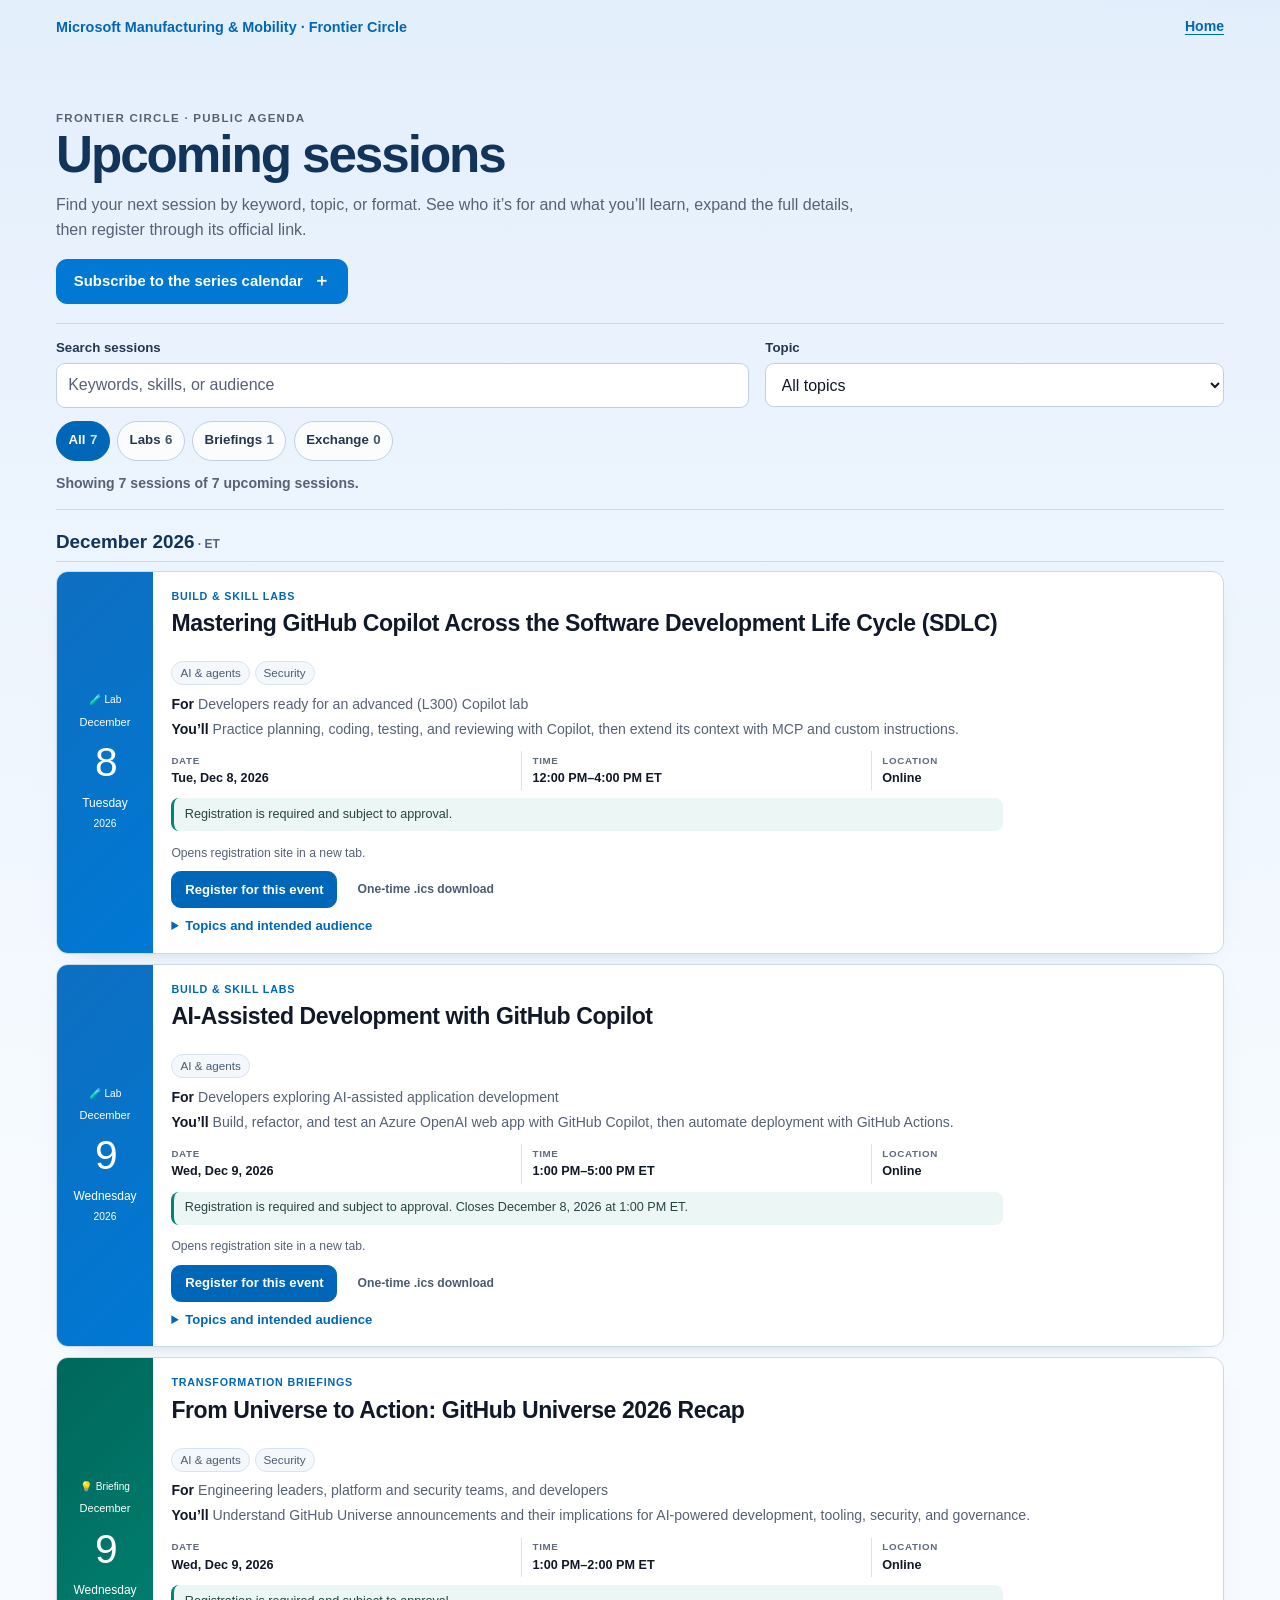
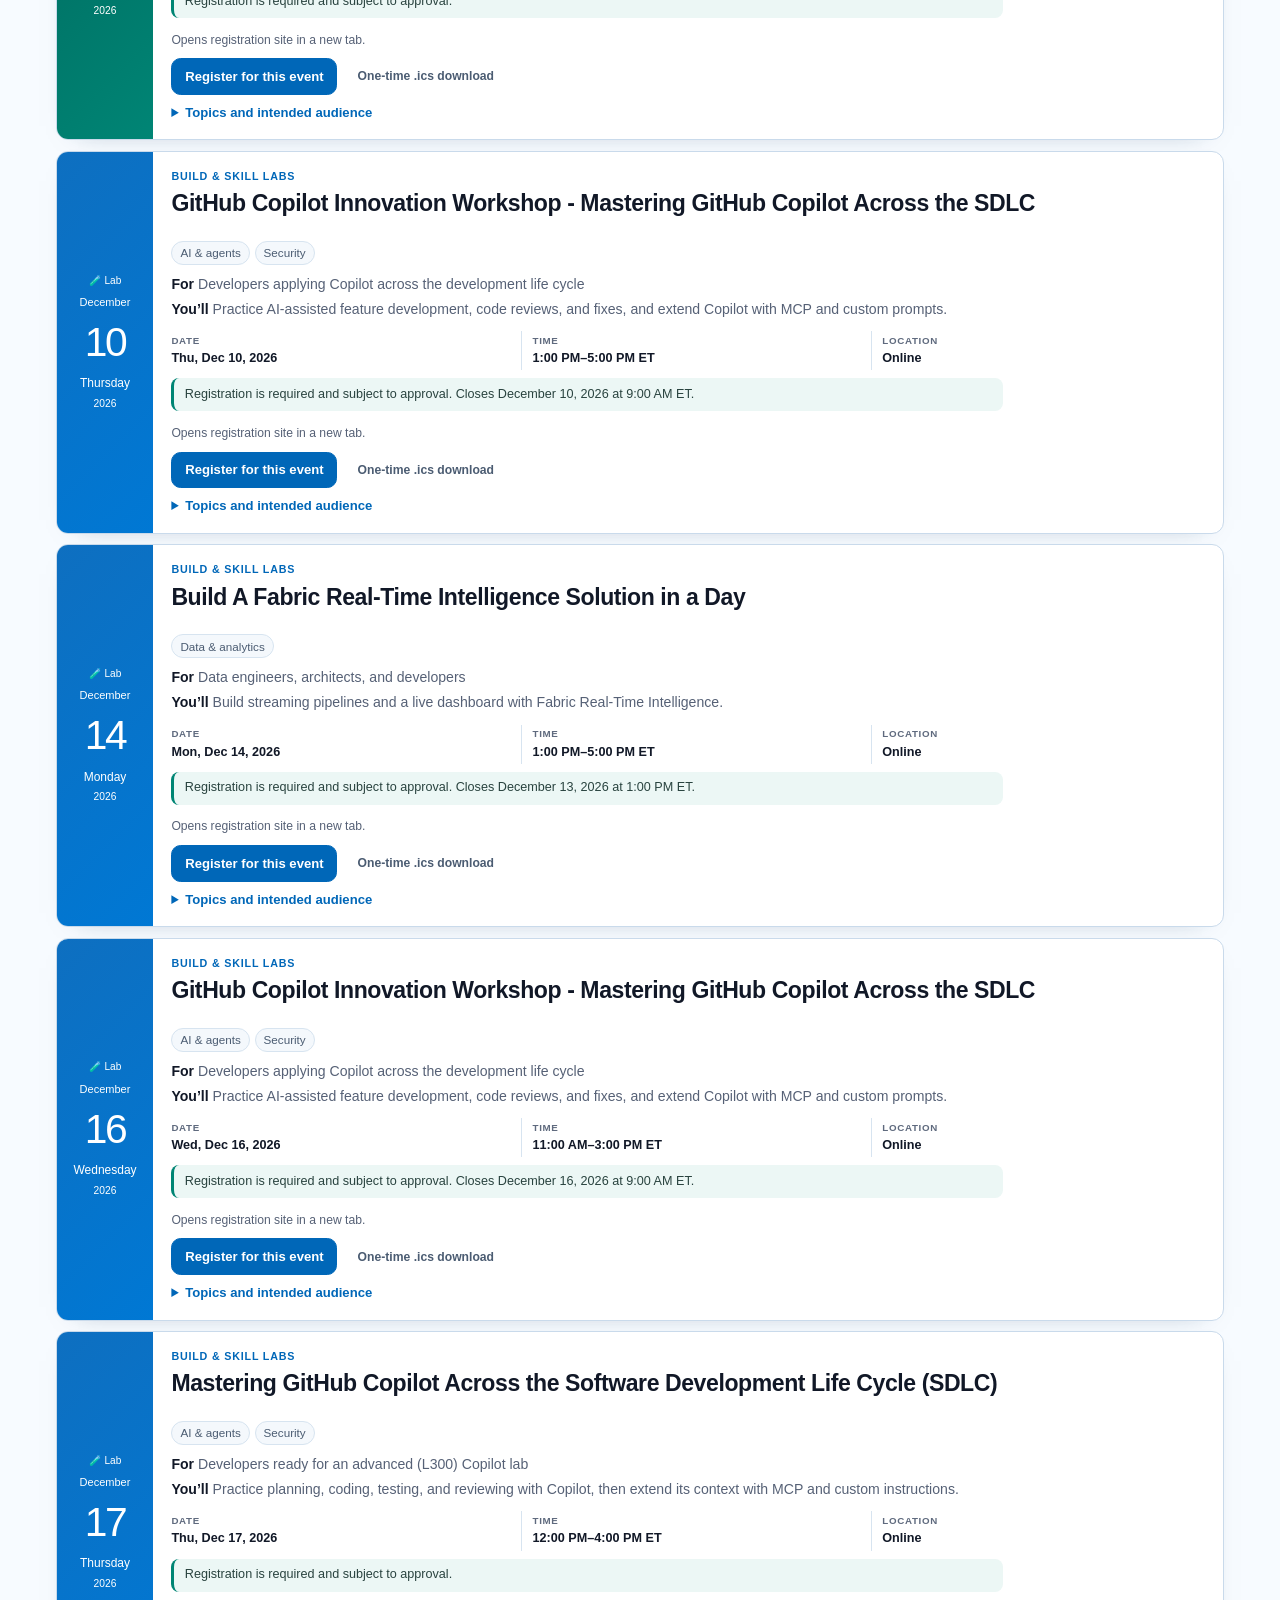
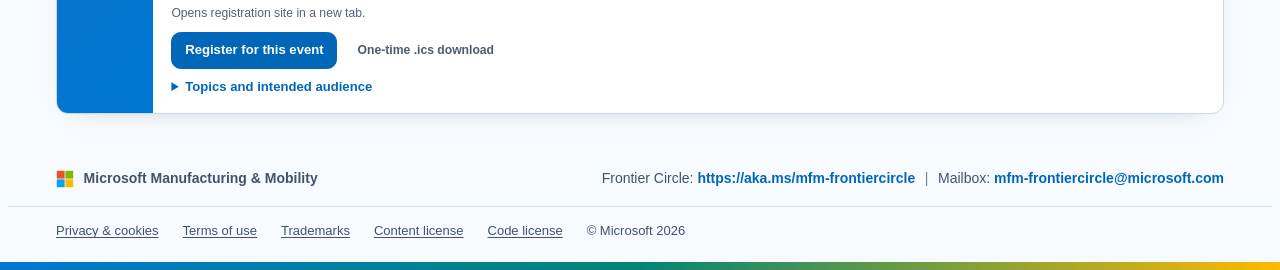
<file: schedule.html>
<!doctype html>
<!-- Code: MIT (LICENSE-CODE). Page copy: CC BY 4.0 (LICENSE). Microsoft trademarks are excluded. -->
<html lang="en" class="no-js">
<head>
  <meta charset="utf-8">
  <meta name="viewport" content="width=device-width, initial-scale=1">
  <title>Upcoming sessions | Manufacturing &amp; Mobility Frontier Circle</title>
  <meta name="description" content="Browse all upcoming Microsoft Manufacturing &amp; Mobility Frontier Circle labs, briefings, and exchanges.">
  <meta name="color-scheme" content="light">
  <meta name="theme-color" content="#e4effc">
  <link rel="canonical" href="https://microsoft.github.io/mfm-frontiercircle/schedule.html">
  <meta property="og:type" content="website">
  <meta property="og:site_name" content="Microsoft Manufacturing &amp; Mobility">
  <meta property="og:title" content="Upcoming sessions | Frontier Circle">
  <meta property="og:description" content="Browse upcoming labs, briefings, and exchanges from the Frontier Circle series.">
  <meta property="og:url" content="https://microsoft.github.io/mfm-frontiercircle/schedule.html">
  <link rel="icon" href="data:image/svg+xml,%3Csvg xmlns='http://www.w3.org/2000/svg' viewBox='0 0 32 32'%3E%3Ccircle cx='16' cy='16' r='15' fill='%23008575' fill-opacity='.18'/%3E%3Ccircle cx='16' cy='16' r='8' fill='%23008575'/%3E%3C/svg%3E">
  <link rel="stylesheet" href="events-ui.css">
  <script>
    (() => {
      document.documentElement.classList.replace('no-js', 'js');
      const localHosts = new Set(['localhost', '127.0.0.1', '::1']);
      const isProduction = window.location.protocol === 'https:' && !localHosts.has(window.location.hostname);
      if (!isProduction) return;
      const projectId = 'z4t5ly03h4';
      window.clarity = window.clarity || function () {
        (window.clarity.q = window.clarity.q || []).push(arguments);
      };
      window.clarity('consentv2', {
        ad_Storage: 'denied',
        analytics_Storage: 'denied'
      });
      const script = document.createElement('script');
      script.async = true;
      script.src = `https://www.clarity.ms/tag/${projectId}`;
      script.dataset.clarityProject = projectId;
      document.head.appendChild(script);
    })();
  </script>
</head>
<body class="schedule-page" data-shared-controls="true">
  <header class="schedule-header wrap">
    <a class="schedule-brand" href="./" aria-label="Manufacturing and Mobility Frontier Circle home">Microsoft Manufacturing &amp; Mobility · Frontier Circle</a>
    <a class="schedule-home" href="./">Home</a>
  </header>

  <main id="main">
    <section class="schedule-intro wrap" aria-labelledby="schedule-title">
      <p class="schedule-intro__eyebrow">Frontier Circle · Public agenda</p>
      <h1 id="schedule-title">Upcoming sessions</h1>
      <p>Find your next session by keyword, topic, or format. See who it&rsquo;s for and what you&rsquo;ll learn, expand the full details, then register through its official link.</p>
      <details class="hero-subscribe schedule-subscribe">
        <summary data-clarity-event="series_subscribe_options_open">Subscribe to the series calendar</summary>
        <div class="hero-subscribe__options">
          <a class="hero-subscribe__outlook" href="https://outlook.office.com/calendar/addfromweb/?url=https%3A%2F%2Fmicrosoft.github.io%2Fmfm-frontiercircle%2Fcalendar.ics&amp;name=MfM%20Frontier%20Circle" target="_blank" rel="noopener" data-clarity-event="outlook_subscribe_click">Subscribe in Outlook<span class="sr-only"> (opens in a new tab)</span></a>
          <p>Opens Outlook to add a separate calendar that keeps upcoming sessions and schedule changes up to date&mdash;not a one-time event import.</p>
          <p>Sessions appear as <strong>Free</strong>, so they don&rsquo;t block your time. You still register separately for each session you want to attend.</p>
          <p>For Google or Apple Calendar, copy the series feed address and add it as a calendar subscription.</p>
          <div class="hero-subscribe__feed">
            <code id="schedule-ics-url">https://microsoft.github.io/mfm-frontiercircle/calendar.ics</code>
            <button type="button" data-copy-target="schedule-ics-url" data-clarity-event="calendar_address_copy_click">Copy feed address</button>
          </div>
          <details class="hero-subscribe__howto">
            <summary>Google and Apple setup instructions</summary>
            <ul>
              <li><strong>Google Calendar:</strong> next to <em>Other calendars</em>, select <strong>+</strong> &rarr; <strong>From URL</strong>, paste the address, then select <strong>Add calendar</strong>.</li>
              <li><strong>Apple Calendar (Mac):</strong> choose <strong>File &rarr; New Calendar Subscription</strong>, paste the address, then select <strong>Subscribe</strong>.</li>
            </ul>
          </details>
        </div>
      </details>
    </section>

    <section class="schedule-content wrap" aria-label="All upcoming sessions">
      <div class="schedule-tools">
        <div class="schedule-discovery">
          <div class="schedule-field schedule-field--search" data-clarity-mask="true">
            <label for="session-search">Search sessions</label>
            <input id="session-search" type="search" placeholder="Keywords, skills, or audience" autocomplete="off" aria-controls="event-board">
          </div>
          <div class="schedule-field">
            <label for="session-topic">Topic</label>
            <select id="session-topic" aria-controls="event-board">
              <option value="all">All topics</option>
            </select>
          </div>
        </div>
        <div class="schedule-filters" role="group" aria-label="Filter sessions by format">
          <button class="schedule-filter" type="button" data-lane="all" aria-pressed="true">All</button>
          <button class="schedule-filter" type="button" data-lane="lab" aria-pressed="false">Labs</button>
          <button class="schedule-filter" type="button" data-lane="briefing" aria-pressed="false">Briefings</button>
          <button class="schedule-filter" type="button" data-lane="exchange" aria-pressed="false">Exchange</button>
        </div>
        <button class="schedule-clear" id="clear-filters" type="button" hidden disabled>Clear filters</button>
        <p id="events-status" role="status" aria-live="polite" aria-atomic="true">Loading upcoming sessions&hellip;</p>
      </div>
      <div class="event-board schedule-board" id="event-board" data-event-mode="schedule"></div>
      <noscript>
        <p class="events__error">JavaScript is required to display the agenda. You can still <a href="calendar.ics">open the public series calendar feed</a>.</p>
      </noscript>
      <p class="sr-only" id="copy-status" role="status" aria-live="polite"></p>
    </section>
  </main>

  <footer class="site-footer">
    <div class="wrap footer__row">
      <p class="brand">
        <svg class="ms-logo" viewBox="0 0 23 23" aria-hidden="true" focusable="false"><path class="r" d="M1 1h10v10H1z"/><path class="g" d="M12 1h10v10H12z"/><path class="b" d="M1 12h10v10H1z"/><path class="y" d="M12 12h10v10H12z"/></svg>
        <span>Microsoft Manufacturing &amp; Mobility</span>
      </p>
      <p class="footer__contact"><span class="contact-item">Frontier Circle: <a href="https://aka.ms/mfm-frontiercircle">https://aka.ms/mfm-frontiercircle</a></span><span class="sep" aria-hidden="true">|</span><span class="contact-item">Mailbox: <a href="mailto:mfm-frontiercircle@microsoft.com" data-clarity-event="contact_email_click">mfm-frontiercircle@microsoft.com</a></span></p>
    </div>
    <div class="wrap footer__legal">
      <ul>
        <li><a href="https://go.microsoft.com/fwlink/?LinkId=521839">Privacy &amp; cookies</a></li>
        <li><a href="https://go.microsoft.com/fwlink/?LinkID=206977">Terms of use</a></li>
        <li><a href="https://www.microsoft.com/trademarks">Trademarks</a></li>
        <li><a href="LICENSE">Content license</a></li>
        <li><a href="LICENSE-CODE">Code license</a></li>
        <li>&copy; Microsoft <span data-year>2026</span></li>
      </ul>
    </div>
    <div class="footer__bar" aria-hidden="true"></div>
  </footer>

  <script src="events/events.js"></script>
  <script src="events-ui.js"></script>
</body>
</html>
</file>
<file: events-ui.css>
:root {
  --ui-ink: #111827;
  --ui-muted: #566176;
  --ui-blue: #0078d4;
  --ui-blue-dark: #005a9e;
  --ui-teal: #008575;
  --ui-rule: #c9daeb;
  --ui-paper: rgba(255, 255, 255, 0.88);
  --ui-soft: #f4f8fc;
  --ui-focus: #0f6cbd;
  --ui-lab: linear-gradient(135deg, #0e6fc0, #0078d4);
  --ui-briefing: linear-gradient(135deg, #00675c, #008575);
  --ui-exchange: linear-gradient(135deg, #5458a5, #7859c6);
}

.schedule-page,
.schedule-page * {
  box-sizing: border-box;
}

.schedule-page {
  margin: 0;
  min-height: 100vh;
  display: flex;
  flex-direction: column;
  color: var(--ui-ink);
  background-color: #f7fbff;
  background-image:
    radial-gradient(58rem 30rem at 100% -8%, rgba(0, 133, 117, 0.13), transparent 66%),
    radial-gradient(54rem 32rem at 55% -10%, rgba(0, 120, 212, 0.14), transparent 66%),
    linear-gradient(180deg, #e4effc 0%, #f7fbff 35%, #f7fbff 100%);
  font-family: "Segoe UI", "Segoe UI Web (West European)", -apple-system, BlinkMacSystemFont, Roboto, "Helvetica Neue", Arial, sans-serif;
  font-size: 1rem;
  line-height: 1.55;
  -webkit-font-smoothing: antialiased;
  -moz-osx-font-smoothing: grayscale;
}

.schedule-page main { flex: 1 0 auto; }
.schedule-page a { color: #0067b8; text-underline-offset: 0.18em; }
.schedule-page :focus-visible { outline: 3px solid var(--ui-focus); outline-offset: 3px; }
.schedule-page .sr-only {
  position: absolute !important;
  width: 1px;
  height: 1px;
  padding: 0;
  margin: -1px;
  overflow: hidden;
  clip: rect(0 0 0 0);
  clip-path: inset(50%);
  white-space: nowrap;
  border: 0;
}

.schedule-page .wrap {
  width: 100%;
  max-width: 79rem;
  margin-inline: auto;
  padding-inline: clamp(1.25rem, 4vw, 3rem);
}

.schedule-page .site-footer { color: #42526a; font-size: 0.875rem; }
.schedule-page .footer__row {
  display: flex;
  flex-wrap: wrap;
  align-items: center;
  justify-content: space-between;
  gap: 0.75rem 2rem;
  padding-block: 0.25rem 1rem;
}

.schedule-page .footer__row p { margin: 0; }
.schedule-page .brand { display: inline-flex; align-items: center; gap: 0.6rem; font-weight: 700; }
.schedule-page .ms-logo { width: 1.125rem; height: 1.125rem; flex: none; }
.schedule-page .ms-logo .r { fill: #f25022; }
.schedule-page .ms-logo .g { fill: #7fba00; }
.schedule-page .ms-logo .b { fill: #00a4ef; }
.schedule-page .ms-logo .y { fill: #ffb900; }
.schedule-page .footer__contact a { font-weight: 700; text-decoration: none; overflow-wrap: anywhere; }
.schedule-page .footer__contact a:hover { text-decoration: underline; }
.schedule-page .sep { margin-inline: 0.6rem; opacity: 0.7; }
.schedule-page .footer__legal { border-top: 1px solid #d3e1f1; padding-block: 0.9rem 1.25rem; }
.schedule-page .footer__legal ul {
  display: flex;
  flex-wrap: wrap;
  gap: 0.35rem 1.5rem;
  margin: 0;
  padding: 0;
  list-style: none;
  font-size: 0.8125rem;
}

.schedule-page .footer__legal a { color: inherit; }
.schedule-page .footer__bar { height: 0.5rem; background: linear-gradient(90deg, #0078d4, #008575 50%, #ffb900); }

.schedule-page .event-card { border-radius: 0.75rem; box-shadow: 0 8px 26px -22px rgba(18, 52, 90, 0.55); }

.hero__helper {
  max-width: 42rem;
  margin: 0.7rem 0 0;
  color: var(--art-text-muted, var(--ui-muted));
  font-size: 0.94rem;
}

.hero__actions {
  position: relative;
  display: flex;
  flex-wrap: wrap;
  align-items: flex-start;
  gap: 0.7rem 1rem;
  margin-top: 1.15rem;
}

.hero__calendar-note {
  display: none;
}

.hero__subscribe-callout {
  position: relative;
}

@media (min-width: 1200px) {
  .hero__actions {
    margin-top: 2rem;
  }

  .hero__calendar-note {
    display: block;
    position: absolute;
    top: -1.3rem;
    left: calc(100% + 0.2rem);
    width: 10.5rem;
    color: #00756a;
    font-family: "Segoe Print", "Bradley Hand", cursive;
    font-size: 0.9rem;
    line-height: 1.4;
    text-align: center;
    pointer-events: none;
  }

  .hero__calendar-note svg {
    display: block;
    width: 100%;
    height: 3.6rem;
    stroke: currentColor;
    stroke-width: 2;
    stroke-linecap: round;
    stroke-linejoin: round;
  }
}

.hero-subscribe {
  position: relative;
  z-index: 3;
}

.hero-subscribe > summary,
.hero__browse {
  display: inline-flex;
  min-height: 2.85rem;
  align-items: center;
  justify-content: center;
  padding: 0.68rem 1.05rem;
  border: 1px solid var(--ui-blue);
  border-radius: 0.68rem;
  background: var(--ui-blue);
  color: #fff;
  font-size: 0.93rem;
  font-weight: 800;
  line-height: 1.2;
  text-decoration: none;
  cursor: pointer;
  transition: background-color 0.18s ease, box-shadow 0.18s ease, transform 0.18s ease;
}

.hero-subscribe > summary { list-style: none; }
.hero-subscribe > summary::-webkit-details-marker { display: none; }
.hero-subscribe > summary::after { content: "＋"; margin-left: 0.65rem; font-size: 1.05rem; }
.hero-subscribe[open] > summary::after { content: "−"; }
.hero-subscribe > summary:hover,
.hero__browse:hover {
  background: var(--ui-blue-dark);
  box-shadow: 0 10px 24px -16px rgba(0, 76, 140, 0.8);
  transform: translateY(-1px);
}

.hero__browse {
  border-color: #b7cde3;
  background: rgba(255, 255, 255, 0.76);
  color: #005a9e;
}

.hero__browse:hover { background: #edf5fc; }

.hero-subscribe__options {
  position: absolute;
  top: calc(100% + 0.55rem);
  left: 0;
  width: min(29rem, calc(100vw - 2.5rem));
  padding: 1rem;
  border: 1px solid var(--ui-rule);
  border-radius: 0.8rem;
  background: #fff;
  box-shadow: 0 16px 40px -24px rgba(17, 40, 67, 0.5);
}

.hero-subscribe__outlook {
  display: inline-flex;
  min-height: 2.55rem;
  align-items: center;
  padding: 0.55rem 0.85rem;
  border-radius: 0.55rem;
  background: #eef5fc;
  color: #005a9e;
  font-weight: 800;
  text-decoration: none;
}

.hero-subscribe__options > p { margin: 0.8rem 0 0.4rem; color: var(--ui-muted); font-size: 0.88rem; }

.hero-subscribe__feed {
  display: flex;
  min-width: 0;
  align-items: center;
  gap: 0.5rem;
  padding: 0.45rem;
  border: 1px solid #d7e4f0;
  border-radius: 0.55rem;
  background: var(--ui-soft);
}

.hero-subscribe__feed code { min-width: 0; flex: 1; overflow-wrap: anywhere; color: #39475b; font-size: 0.75rem; }
.hero-subscribe__feed button {
  flex: none;
  min-height: 2.25rem;
  padding: 0.45rem 0.65rem;
  border: 1px solid #b7cde3;
  border-radius: 0.45rem;
  background: #fff;
  color: #005a9e;
  font: inherit;
  font-size: 0.78rem;
  font-weight: 800;
  cursor: pointer;
}

.hero-subscribe__howto { margin-top: 0.75rem; color: var(--ui-muted); font-size: 0.84rem; }
.hero-subscribe__howto summary { width: fit-content; color: #005a9e; font-weight: 750; cursor: pointer; }
.hero-subscribe__howto ul { margin: 0.5rem 0 0; padding-left: 1.25rem; }
.hero-subscribe__howto li + li { margin-top: 0.35rem; }

.purpose-strip {
  display: grid;
  grid-template-columns: repeat(3, minmax(0, 1fr));
  gap: 0.8rem;
  padding-bottom: clamp(1.35rem, 3vw, 2rem);
}

.purpose-strip__lane {
  min-width: 0;
  padding: 1rem 1.05rem;
  border: 1px solid var(--art-border, var(--ui-rule));
  border-top: 3px solid var(--ui-blue);
  border-radius: 0.75rem;
  background: rgba(255, 255, 255, 0.68);
}

.purpose-strip__lane--briefing { border-top-color: var(--ui-teal); }
.purpose-strip__lane--exchange { border-top-color: #695eb3; }
.purpose-strip__audience { color: #00756a; font-size: 0.69rem; font-weight: 900; letter-spacing: 0.1em; text-transform: uppercase; }
.purpose-strip__lane h2 { margin: 0.2rem 0 0; color: var(--ui-ink); font-size: 1.02rem; line-height: 1.25; }
.purpose-strip__lane p { margin: 0.3rem 0 0; color: var(--ui-muted); font-size: 0.83rem; line-height: 1.45; }

.event-card {
  --event-grad: var(--ui-lab);
  display: grid;
  min-width: 0;
  overflow: hidden;
  background: #fff;
  border: 1px solid var(--ui-rule);
}

.event-card--lab { --event-grad: var(--ui-lab); }
.event-card--briefing { --event-grad: var(--ui-briefing); }
.event-card--exchange { --event-grad: var(--ui-exchange); }
.event-date { position: relative; display: flex; overflow: hidden; flex-direction: column; background: var(--event-grad); color: #fff; }
.event-date__lane,
.event-date__year,
.event-date__month,
.event-date__day,
.event-date__weekday { position: relative; z-index: 1; display: block; }
.event-body { min-width: 0; }
.event-kicker { display: flex; flex-wrap: wrap; align-items: center; margin: 0; color: #0067b8; font-weight: 900; letter-spacing: 0.075em; text-transform: uppercase; }
.event-status { border: 1px solid #d7e4f0; border-radius: 999px; background: #f4f8fc; color: #007e72; }
.event-title { color: var(--ui-ink); line-height: 1.2; letter-spacing: -0.018em; }
.event-description { color: var(--ui-muted); }
.event-value { margin-top: 0.55rem; color: var(--art-text-muted, var(--ui-muted)); font-size: 0.88rem; line-height: 1.5; }
.event-value__line { margin: 0; overflow-wrap: anywhere; }
.event-value__line + .event-value__line { margin-top: 0.25rem; }
.event-value__label { color: var(--ui-ink); font-weight: 800; }
.event-registration-context { margin: 0.45rem 0 0; color: var(--ui-muted); font-size: 0.76rem; }
.event-topics { display: flex; flex-wrap: wrap; gap: 0.3rem; margin: 0.45rem 0 0; padding: 0; list-style: none; }
.event-topic { padding: 0.14rem 0.5rem; border: 1px solid #d7e4f0; border-radius: 999px; background: var(--ui-soft); color: #4b5c72; font-size: 0.73rem; line-height: 1.5; }
.event-facts { display: grid; }
.event-fact { min-width: 0; }
.event-fact__label { display: block; color: #5f6a7e; font-weight: 900; letter-spacing: 0.07em; text-transform: uppercase; }
.event-fact__value { display: block; color: var(--ui-ink); font-weight: 700; overflow-wrap: anywhere; }
.event-registration-note { background: #ecf7f5; border-left: 3px solid #008574; border-radius: 0.5rem; color: #29433f; }
.event-actions { display: flex; flex-wrap: wrap; }
.event-action {
  display: inline-flex;
  align-items: center;
  justify-content: center;
  border: 1px solid #0067b8;
  border-radius: 0.6rem;
  background: #0067b8;
  color: #fff;
  font-weight: 800;
  line-height: 1.2;
  text-decoration: none;
}

.event-action:hover { background: #005a9e; }
.event-action--secondary { border-color: #d7e4f0; background: #fff; color: #0067b8; }
.event-action--secondary:hover { background: #edf5fc; }
.event-details { color: var(--ui-muted); }
.event-details summary { width: fit-content; color: #0067b8; font-weight: 800; cursor: pointer; }
.event-details__content { display: grid; background: #f4f8fc; border: 1px solid #d7e4f0; border-radius: 0.7rem; }
.event-details h4 { margin: 0; color: var(--ui-ink); }
.event-details p,
.event-details ul { margin: 0.35rem 0 0; line-height: 1.55; }
.event-details ul { padding-left: 1.2rem; }

.events__shell {
  padding: clamp(1.05rem, 1rem + 1vw, 1.6rem);
  border-radius: 1rem;
}

.events__head { gap: 0.75rem; }
.events__eyebrow { margin-bottom: 0.25rem; }
.events__intro { margin-top: 0.35rem; font-size: 0.93rem; }
.events__status { margin-top: 0.8rem; font-size: 0.88rem; }
.event-board { gap: 0.65rem; margin-top: 0.7rem; }

.events-more {
  display: flex;
  align-items: center;
  gap: 1.15rem;
  min-height: 7rem;
  padding: 1.1rem 1.4rem;
  border: 1px solid #a7cbe9;
  border-radius: 0.75rem;
  background: linear-gradient(110deg, #e1f1ff, #f3fbfa);
  color: #12345a;
  text-decoration: none;
}

.events-more:hover { border-color: #0067b8; background: #e6f4ff; }
.events-more:focus-visible { outline: 3px solid #0067b8; outline-offset: 3px; }
.events-more__count {
  position: relative;
  isolation: isolate;
  display: grid;
  flex: 0 0 5.2rem;
  min-height: 4.2rem;
  place-items: center;
  border: 1px solid #a7cbe9;
  border-radius: 0.65rem;
  background: #fff;
  color: #0067b8;
  font-size: 2rem;
  font-weight: 900;
  line-height: 1;
}
.events-more__count::before,
.events-more__count::after {
  position: absolute;
  z-index: -1;
  inset: 0;
  border: 1px solid #a7cbe9;
  border-radius: inherit;
  background: #d3eafd;
  content: "";
}
.events-more__count::before { transform: translate(0.35rem, -0.3rem); }
.events-more__count::after { transform: translate(0.65rem, -0.55rem); z-index: -2; background: #c3e0f6; }
.events-more__text { display: grid; gap: 0.25rem; }
.events-more__label { color: #34566e; font-size: 0.88rem; font-weight: 700; }
.events-more__action { color: #005a9e; font-size: 1.05rem; font-weight: 800; }
.events-more__arrow { margin-left: auto; color: #0067b8; font-size: 1.8rem; line-height: 1; }

.event-card {
  grid-template-columns: 6rem minmax(0, 1fr);
  border-radius: 0.75rem;
  box-shadow: none;
}

.event-date {
  justify-content: center;
  padding: 0.75rem;
  text-align: center;
}

.event-date::after { right: -3rem; bottom: -3.2rem; }
.event-date__lane { font-size: 0.63rem; }
.event-date__month { margin-top: 0.35rem; font-size: 0.69rem; }
.event-date__day { margin: 0; font-size: 2.55rem; letter-spacing: -0.06em; }
.event-date__weekday { font-size: 0.75rem; }
.event-date__year { margin-top: 0.2rem; font-size: 0.64rem; }

.event-body { padding: 0.85rem 1rem; }
.event-kicker { gap: 0.3rem 0.55rem; font-size: 0.67rem; }
.event-status { padding: 0.1rem 0.4rem; font-size: 0.61rem; }
.event-title { margin-top: 0.3rem; font-size: clamp(1.08rem, 1rem + 0.4vw, 1.38rem); line-height: 1.25; }
.event-description {
  display: -webkit-box;
  overflow: hidden;
  margin-top: 0.35rem;
  -webkit-box-orient: vertical;
  -webkit-line-clamp: 2;
  color: var(--art-text-muted, var(--ui-muted));
  font-size: 0.88rem;
  line-height: 1.45;
}

.event-facts {
  grid-template-columns: minmax(0, 1fr) minmax(0, 1fr);
  margin-top: 0.55rem;
  border: 0;
  gap: 0.2rem 1rem;
}

.event-fact,
.event-fact + .event-fact { padding: 0.1rem 0; border: 0; }
.event-fact__label { font-size: 0.61rem; }
.event-fact__value { margin-top: 0.08rem; font-size: 0.79rem; }
.event-registration-note { margin-top: 0.5rem; padding: 0.48rem 0.65rem; font-size: 0.79rem; line-height: 1.4; }
.event-registration-closed { align-self: center; color: #6a3d00; font-size: 0.82rem; font-weight: 800; }
.event-actions { align-items: center; gap: 0.35rem 0.65rem; margin-top: 0.55rem; }
.event-action { min-height: 2.3rem; padding: 0.48rem 0.8rem; font-size: 0.82rem; }
.schedule-page a.event-action:not(.event-action--quiet):link,
.schedule-page a.event-action:not(.event-action--quiet):visited,
.schedule-page a.event-action:not(.event-action--quiet):hover,
.schedule-page a.event-action:not(.event-action--quiet):focus { color: #fff; }
.schedule-page a.event-action--quiet:link,
.schedule-page a.event-action--quiet:visited { color: #4b5c72; }
.schedule-page a.event-action--quiet:hover,
.schedule-page a.event-action--quiet:focus { color: #005a9e; }
.event-action--quiet { min-height: 2rem; padding: 0.35rem 0.55rem; border-color: transparent; background: transparent; color: #4b5c72; font-size: 0.76rem; font-weight: 700; }
.event-action--quiet:hover { background: var(--ui-soft); box-shadow: none; color: #005a9e; transform: none; }
.event-details { margin-top: 0.5rem; font-size: 0.83rem; }
.event-details summary { font-size: 0.82rem; }
.event-details__content { gap: 0.6rem; margin-top: 0.5rem; padding: 0.7rem; }
.event-details h4 { font-size: 0.83rem; }
.event-details p,
.event-details ul { font-size: 0.82rem; }
.events__empty,
.events__error { margin-top: 0.7rem; padding: 0.8rem; }
.events__all { display: flex; justify-content: flex-end; margin-top: 0.8rem; }

.schedule-page { min-height: 100vh; }
.schedule-header {
  display: flex;
  align-items: center;
  justify-content: space-between;
  gap: 1rem;
  padding-block: 1rem;
}

.schedule-brand { color: #12345a; font-size: 0.9rem; font-weight: 800; text-decoration: none; }
.schedule-home { font-size: 0.88rem; font-weight: 750; }
.schedule-intro { padding-block: clamp(1.5rem, 4vw, 2.8rem) 1.2rem; }
.schedule-intro__eyebrow { margin: 0 0 0.35rem; color: #00756a; font-size: 0.72rem; font-weight: 900; letter-spacing: 0.11em; text-transform: uppercase; }
.schedule-intro h1 { margin: 0; color: #12345a; font-size: clamp(2rem, 1.4rem + 2.4vw, 3.2rem); line-height: 1.08; letter-spacing: -0.04em; }
.schedule-intro p { max-width: 52rem; margin: 0.65rem 0 0; color: var(--ui-muted); }
.schedule-subscribe { margin-top: 1rem; }
.schedule-content { padding-bottom: 2.5rem; }
.schedule-tools {
  display: flex;
  flex-wrap: wrap;
  align-items: center;
  justify-content: space-between;
  gap: 0.8rem 1rem;
  padding: 0.85rem 0;
  border-block: 1px solid #c9daeb;
}

.schedule-tools p { margin: 0; color: var(--ui-muted); font-size: 0.88rem; font-weight: 700; }
.schedule-discovery { display: flex; flex-wrap: wrap; gap: 0.8rem 1rem; width: 100%; }
.schedule-field { display: flex; flex: 1 1 14rem; min-width: 0; flex-direction: column; gap: 0.3rem; }
.schedule-field--search { flex-grow: 2; }
.schedule-field label { color: #24364d; font-size: 0.83rem; font-weight: 750; }
.schedule-field input,
.schedule-field select { width: 100%; min-width: 0; min-height: 2.75rem; padding: 0.55rem 0.7rem; border: 1px solid #bed0e2; border-radius: 0.55rem; background: #fff; color: var(--ui-ink); font: inherit; }
.schedule-field input::placeholder { color: var(--ui-muted); opacity: 1; }
.schedule-clear { min-height: 2.5rem; padding: 0.45rem 0.72rem; border: 1px solid #bed0e2; border-radius: 0.55rem; background: #fff; color: #005a9e; font: inherit; font-size: 0.83rem; font-weight: 750; cursor: pointer; }
.schedule-clear:hover { background: #edf5fc; }
.schedule-clear[hidden] { display: none; }
.schedule-tools #events-status { flex-basis: 100%; }
.schedule-filters { display: flex; flex-wrap: wrap; gap: 0.45rem; }
.schedule-filter {
  min-height: 2.5rem;
  padding: 0.45rem 0.72rem;
  border: 1px solid #bed0e2;
  border-radius: 999px;
  background: rgba(255, 255, 255, 0.78);
  color: #24364d;
  font: inherit;
  font-size: 0.83rem;
  font-weight: 750;
  cursor: pointer;
}

.schedule-filter:hover { background: #edf5fc; }
.schedule-filter[aria-pressed="true"] { border-color: #0067b8; background: #0067b8; color: #fff; }
.schedule-filter__count { margin-left: 0.28rem; font-variant-numeric: tabular-nums; opacity: 0.83; }
.schedule-board { margin-top: 1.25rem; }
.agenda-month { margin: 1.75rem 0 0.55rem; padding-bottom: 0.4rem; border-bottom: 1px solid #c9daeb; color: #12345a; font-size: 1.18rem; line-height: 1.3; }
.agenda-month:first-child { margin-top: 0; }
.agenda-month__zone { color: var(--ui-muted); font-size: 0.75rem; font-weight: 700; }
.schedule-board .event-card { grid-template-columns: 6rem minmax(0, 1fr); margin-bottom: 0.65rem; }
.schedule-board .event-date { min-height: 7rem; }
.schedule-board .event-description { display: block; overflow: visible; }
.schedule-board .event-title { font-size: clamp(1.15rem, 1rem + 0.55vw, 1.55rem); }
.schedule-board .event-body { padding: 1rem 1.15rem; }
.schedule-board .event-facts { grid-template-columns: repeat(3, minmax(0, 1fr)); margin-top: 0.7rem; }
.schedule-board .event-fact + .event-fact { padding-left: 0.65rem; border-left: 1px solid #d7e4f0; }
.schedule-board .event-registration-note { max-width: 52rem; }

@media (max-width: 47.99rem) {
  .purpose-strip { grid-template-columns: minmax(0, 1fr); gap: 0.5rem; }
  .purpose-strip__lane { padding: 0.75rem 0.9rem; }
  .purpose-strip__lane p { margin-top: 0.18rem; }
  .hero-subscribe__options { left: 0; }
  .event-card { grid-template-columns: minmax(0, 1fr); }
  .schedule-board .event-card { grid-template-columns: minmax(0, 1fr); }
  .event-date {
    display: grid;
    grid-template-columns: minmax(0, 1fr) auto;
    align-items: center;
    gap: 0.25rem 0.8rem;
    min-height: 0;
    padding: 0.62rem 0.85rem;
    text-align: left;
  }
  .event-date__lane { grid-column: 1; }
  .event-date__month { grid-column: 1; margin: 0; }
  .event-date__day { grid-column: 2; grid-row: 1 / span 3; font-size: 2.2rem; }
  .event-date__weekday { grid-column: 1; font-size: 0.7rem; }
  .event-date__year { grid-column: 2; grid-row: 4; margin: -0.25rem 0 0; text-align: center; }
  .event-body { padding: 0.8rem; }
  .event-facts,
  .schedule-board .event-facts { grid-template-columns: minmax(0, 1fr); gap: 0.25rem; }
  .event-fact + .event-fact,
  .schedule-board .event-fact + .event-fact { padding-left: 0; border-left: 0; }
  .schedule-tools { align-items: flex-start; }
  .schedule-filters { gap: 0.35rem; }
  .schedule-filter { min-height: 2.35rem; padding-inline: 0.6rem; font-size: 0.79rem; }
  .schedule-board .event-body { padding: 0.8rem; }
}

@media (max-width: 22.5rem) {
  .hero__actions { align-items: stretch; flex-direction: column; }
  .hero-subscribe > summary,
  .hero__browse { width: 100%; }
  .hero-subscribe__options { width: calc(100vw - 2.5rem); }
  .hero-subscribe__feed { align-items: stretch; flex-direction: column; }
  .schedule-filter { padding-inline: 0.5rem; }
}

@media (max-width: 33.99rem) {
  .schedule-page .footer__row { justify-content: flex-start; }
  .schedule-page .contact-item { display: block; }
  .schedule-page .footer__contact .sep { display: none; }
}

@media (prefers-reduced-motion: reduce) {
  .hero-subscribe > summary,
  .hero__browse { transition: none; }
}
</file>
